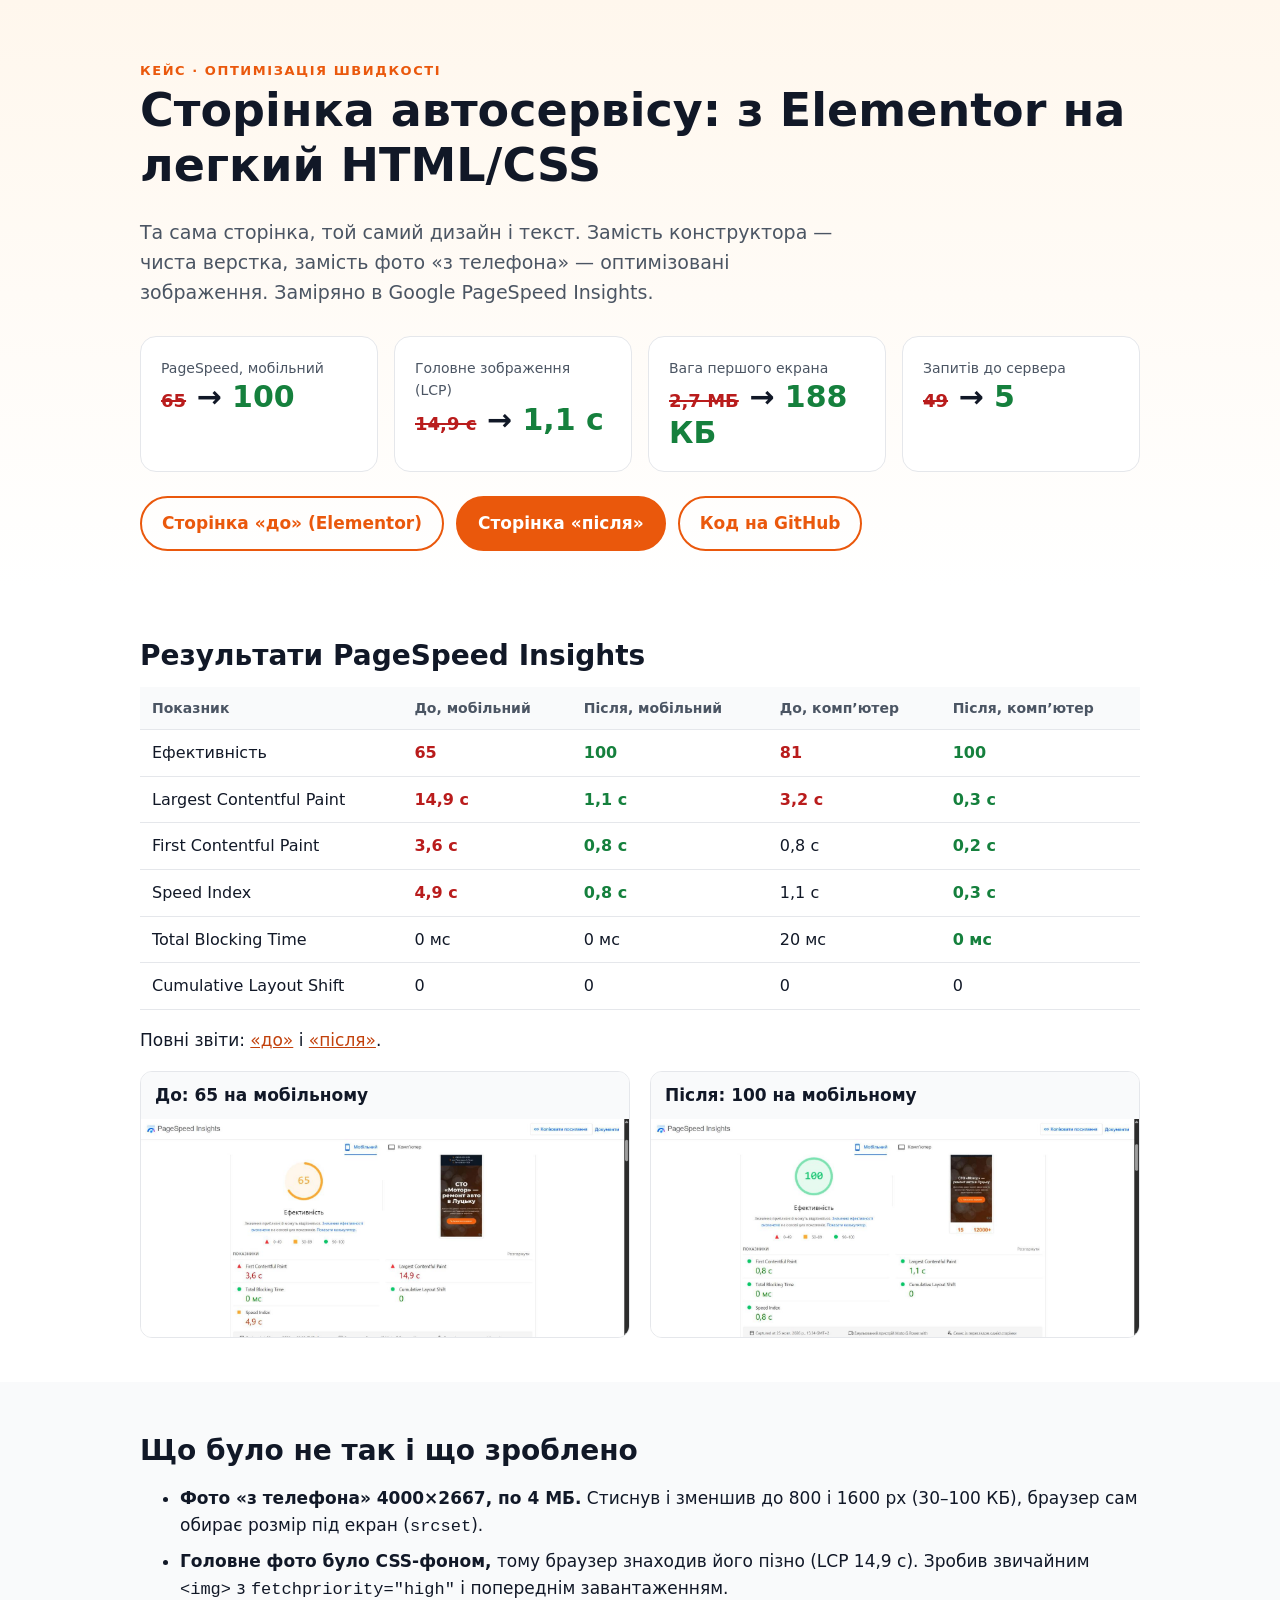
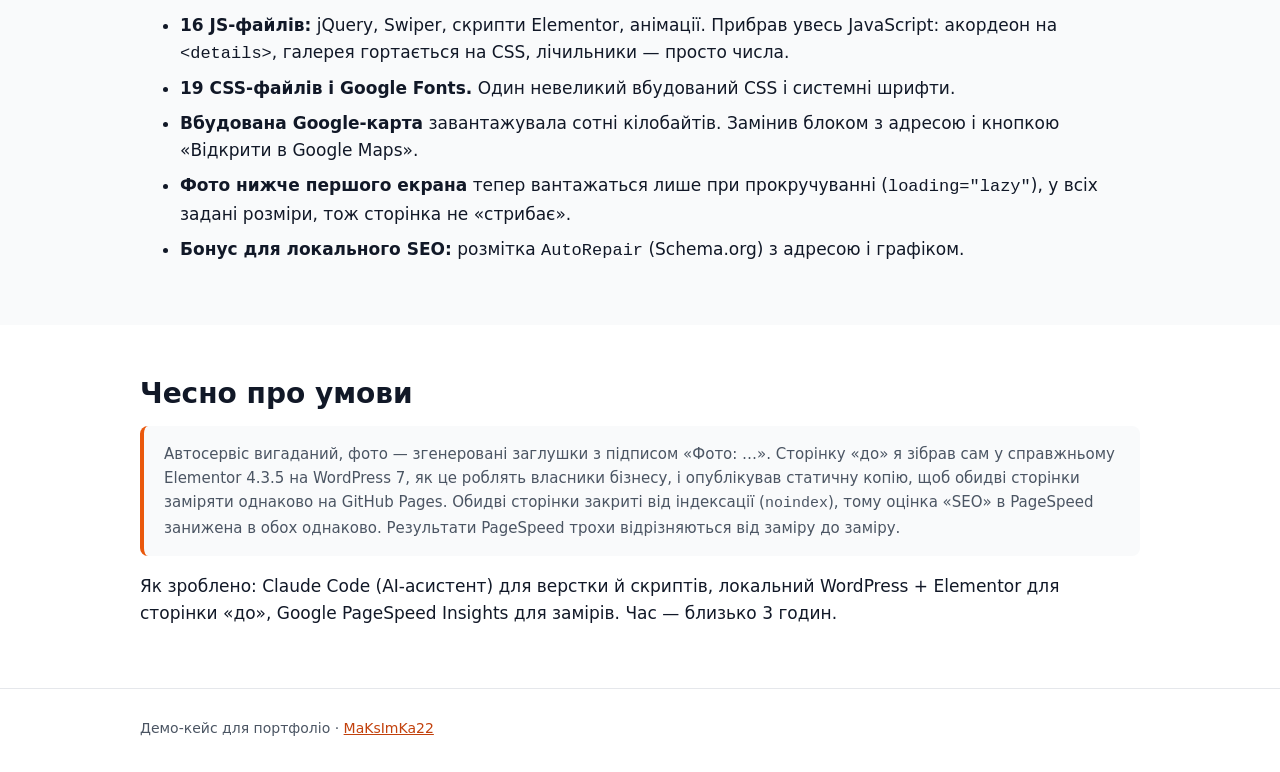
<file: index.html>
<!doctype html>
<html lang="uk">
<head>
	<meta charset="utf-8">
	<meta name="viewport" content="width=device-width, initial-scale=1">
	<title>Кейс: сторінка з Elementor → легка версія, PageSpeed 65 → 100</title>
	<meta name="description" content="Переробка сторінки автосервісу з Elementor на легкий HTML/CSS: PageSpeed на мобільному з 65 до 100, LCP з 14,9 до 1,1 с, вага з 2,7 МБ до 188 КБ.">
	<meta name="robots" content="noindex">
	<style>
		:root { --ink: #111827; --muted: #4b5563; --line: #e5e7eb; --soft: #f9fafb; --accent: #ea580c; --good: #15803d; --bad: #b91c1c; }
		*, *::before, *::after { box-sizing: border-box; }
		body { margin: 0; color: var(--ink); background: #fff; font: 400 17px/1.6 system-ui, -apple-system, "Segoe UI", Roboto, Arial, sans-serif; }
		a { color: #c2410c; }
		img { max-width: 100%; height: auto; display: block; }
		h1, h2, h3 { line-height: 1.2; margin: 0 0 .5em; }
		h1 { font-size: clamp(30px, 4.6vw, 46px); }
		h2 { font-size: 28px; margin-top: 8px; }
		.wrap { max-width: 1040px; margin: 0 auto; padding: 0 20px; }
		.hero { padding: 56px 0 36px; background: linear-gradient(180deg, #fff7ed, #fff); }
		.eyebrow { font-size: 13px; font-weight: 700; letter-spacing: .12em; text-transform: uppercase; color: var(--accent); }
		.lead { color: var(--muted); max-width: 720px; font-size: 19px; }
		.section { padding: 44px 0; }
		.big { display: grid; grid-template-columns: repeat(4, 1fr); gap: 16px; margin: 28px 0 0; padding: 0; list-style: none; }
		.big li { padding: 20px; border: 1px solid var(--line); border-radius: 16px; background: #fff; }
		.big span { display: block; color: var(--muted); font-size: 14px; }
		.big b { display: block; font-size: 30px; line-height: 1.2; }
		.big s { color: var(--bad); font-weight: 600; font-size: 18px; text-decoration-thickness: 2px; }
		.big em { font-style: normal; color: var(--good); }
		.links { display: flex; flex-wrap: wrap; gap: 12px; margin-top: 24px; }
		.btn { display: inline-block; padding: 12px 20px; border-radius: 999px; border: 2px solid var(--accent); color: var(--accent); font-weight: 700; text-decoration: none; }
		.btn-solid { background: var(--accent); color: #fff; }
		.table-wrap { overflow-x: auto; }
		table { width: 100%; border-collapse: collapse; font-size: 16px; min-width: 560px; }
		th, td { padding: 10px 12px; border-bottom: 1px solid var(--line); text-align: left; }
		th { background: var(--soft); font-size: 14px; color: var(--muted); }
		td.bad { color: var(--bad); font-weight: 600; }
		td.good { color: var(--good); font-weight: 700; }
		.shots { display: grid; grid-template-columns: 1fr 1fr; gap: 20px; }
		.shots figure { margin: 0; border: 1px solid var(--line); border-radius: 12px; overflow: hidden; }
		.shots figcaption { padding: 10px 14px; font-weight: 600; background: var(--soft); }
		ul.done li { margin-bottom: 8px; }
		.note { background: var(--soft); border-left: 4px solid var(--accent); padding: 16px 20px; border-radius: 8px; color: var(--muted); font-size: 15px; }
		footer { padding: 28px 0 40px; color: var(--muted); font-size: 14px; border-top: 1px solid var(--line); }
		@media (max-width: 760px) {
			.big { grid-template-columns: 1fr 1fr; }
			.shots { grid-template-columns: 1fr; }
		}
	</style>
</head>
<body>
	<header class="hero">
		<div class="wrap">
			<span class="eyebrow">Кейс · оптимізація швидкості</span>
			<h1>Сторінка автосервісу: з Elementor на легкий HTML/CSS</h1>
			<p class="lead">Та сама сторінка, той самий дизайн і текст. Замість конструктора — чиста верстка, замість фото «з телефона» — оптимізовані зображення. Заміряно в Google PageSpeed Insights.</p>
			<ul class="big">
				<li><span>PageSpeed, мобільний</span><b><s>65</s> → <em>100</em></b></li>
				<li><span>Головне зображення (LCP)</span><b><s>14,9 с</s> → <em>1,1 с</em></b></li>
				<li><span>Вага першого екрана</span><b><s>2,7 МБ</s> → <em>188 КБ</em></b></li>
				<li><span>Запитів до сервера</span><b><s>49</s> → <em>5</em></b></li>
			</ul>
			<div class="links">
				<a class="btn" href="before/">Сторінка «до» (Elementor)</a>
				<a class="btn btn-solid" href="after/">Сторінка «після»</a>
				<a class="btn" href="https://github.com/MaKsImKa22/sto-speed-case">Код на GitHub</a>
			</div>
		</div>
	</header>

	<main>
		<section class="section">
			<div class="wrap">
				<h2>Результати PageSpeed Insights</h2>
				<div class="table-wrap">
					<table>
						<thead>
							<tr><th>Показник</th><th>До, мобільний</th><th>Після, мобільний</th><th>До, комп’ютер</th><th>Після, комп’ютер</th></tr>
						</thead>
						<tbody>
							<tr><td>Ефективність</td><td class="bad">65</td><td class="good">100</td><td class="bad">81</td><td class="good">100</td></tr>
							<tr><td>Largest Contentful Paint</td><td class="bad">14,9 с</td><td class="good">1,1 с</td><td class="bad">3,2 с</td><td class="good">0,3 с</td></tr>
							<tr><td>First Contentful Paint</td><td class="bad">3,6 с</td><td class="good">0,8 с</td><td>0,8 с</td><td class="good">0,2 с</td></tr>
							<tr><td>Speed Index</td><td class="bad">4,9 с</td><td class="good">0,8 с</td><td>1,1 с</td><td class="good">0,3 с</td></tr>
							<tr><td>Total Blocking Time</td><td>0 мс</td><td>0 мс</td><td>20 мс</td><td class="good">0 мс</td></tr>
							<tr><td>Cumulative Layout Shift</td><td>0</td><td>0</td><td>0</td><td>0</td></tr>
						</tbody>
					</table>
				</div>
				<p>Повні звіти: <a href="https://pagespeed.web.dev/analysis/https-maksimka22-github-io-sto-speed-case-before/l5n3f2osvt">«до»</a> і <a href="https://pagespeed.web.dev/analysis/https-maksimka22-github-io-sto-speed-case-after/itbujezisg">«після»</a>.</p>

				<div class="shots">
					<figure>
						<figcaption>До: 65 на мобільному</figcaption>
						<img src="results/pagespeed-before-mobile.jpg" width="1536" height="686" alt="PageSpeed Insights сторінки «до»: 65 балів, LCP 14,9 с" loading="lazy">
					</figure>
					<figure>
						<figcaption>Після: 100 на мобільному</figcaption>
						<img src="results/pagespeed-after-mobile.jpg" width="1536" height="686" alt="PageSpeed Insights сторінки «після»: 100 балів, LCP 1,1 с" loading="lazy">
					</figure>
				</div>
			</div>
		</section>

		<section class="section" style="background:#f9fafb">
			<div class="wrap">
				<h2>Що було не так і що зроблено</h2>
				<ul class="done">
					<li><b>Фото «з телефона» 4000×2667, по 4 МБ.</b> Стиснув і зменшив до 800 і 1600 px (30–100 КБ), браузер сам обирає розмір під екран (<code>srcset</code>).</li>
					<li><b>Головне фото було CSS-фоном,</b> тому браузер знаходив його пізно (LCP 14,9 с). Зробив звичайним <code>&lt;img&gt;</code> з <code>fetchpriority="high"</code> і попереднім завантаженням.</li>
					<li><b>16 JS-файлів:</b> jQuery, Swiper, скрипти Elementor, анімації. Прибрав увесь JavaScript: акордеон на <code>&lt;details&gt;</code>, галерея гортається на CSS, лічильники — просто числа.</li>
					<li><b>19 CSS-файлів і Google Fonts.</b> Один невеликий вбудований CSS і системні шрифти.</li>
					<li><b>Вбудована Google-карта</b> завантажувала сотні кілобайтів. Замінив блоком з адресою і кнопкою «Відкрити в Google Maps».</li>
					<li><b>Фото нижче першого екрана</b> тепер вантажаться лише при прокручуванні (<code>loading="lazy"</code>), у всіх задані розміри, тож сторінка не «стрибає».</li>
					<li><b>Бонус для локального SEO:</b> розмітка <code>AutoRepair</code> (Schema.org) з адресою і графіком.</li>
				</ul>
			</div>
		</section>

		<section class="section">
			<div class="wrap">
				<h2>Чесно про умови</h2>
				<p class="note">
					Автосервіс вигаданий, фото — згенеровані заглушки з підписом «Фото: …». Сторінку «до» я зібрав сам у справжньому Elementor 4.3.5 на WordPress 7, як це роблять власники бізнесу, і опублікував статичну копію, щоб обидві сторінки заміряти однаково на GitHub Pages.
					Обидві сторінки закриті від індексації (<code>noindex</code>), тому оцінка «SEO» в PageSpeed занижена в обох однаково. Результати PageSpeed трохи відрізняються від заміру до заміру.
				</p>
				<p>Як зроблено: Claude Code (AI-асистент) для верстки й скриптів, локальний WordPress + Elementor для сторінки «до», Google PageSpeed Insights для замірів. Час — близько 3 годин.</p>
			</div>
		</section>
	</main>

	<footer>
		<div class="wrap">Демо-кейс для портфоліо · <a href="https://github.com/MaKsImKa22">MaKsImKa22</a></div>
	</footer>
</body>
</html>
</file>
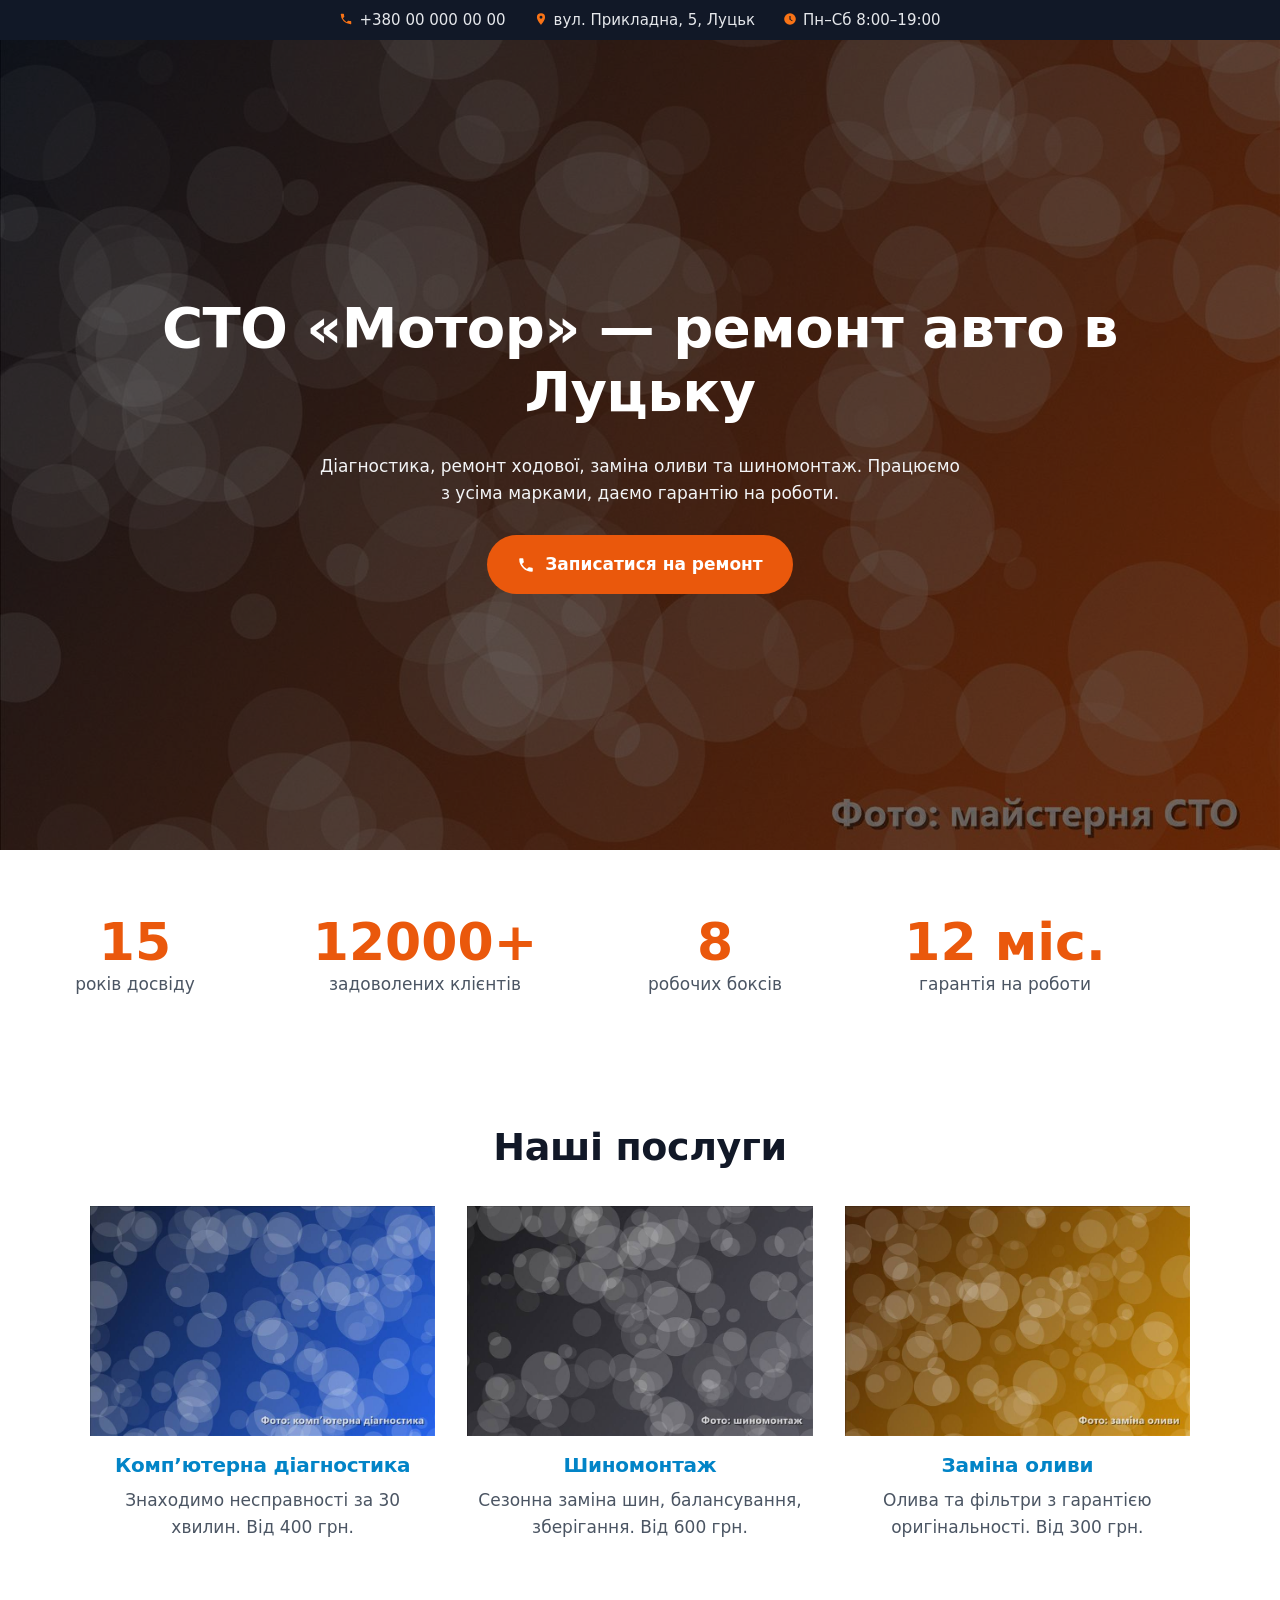
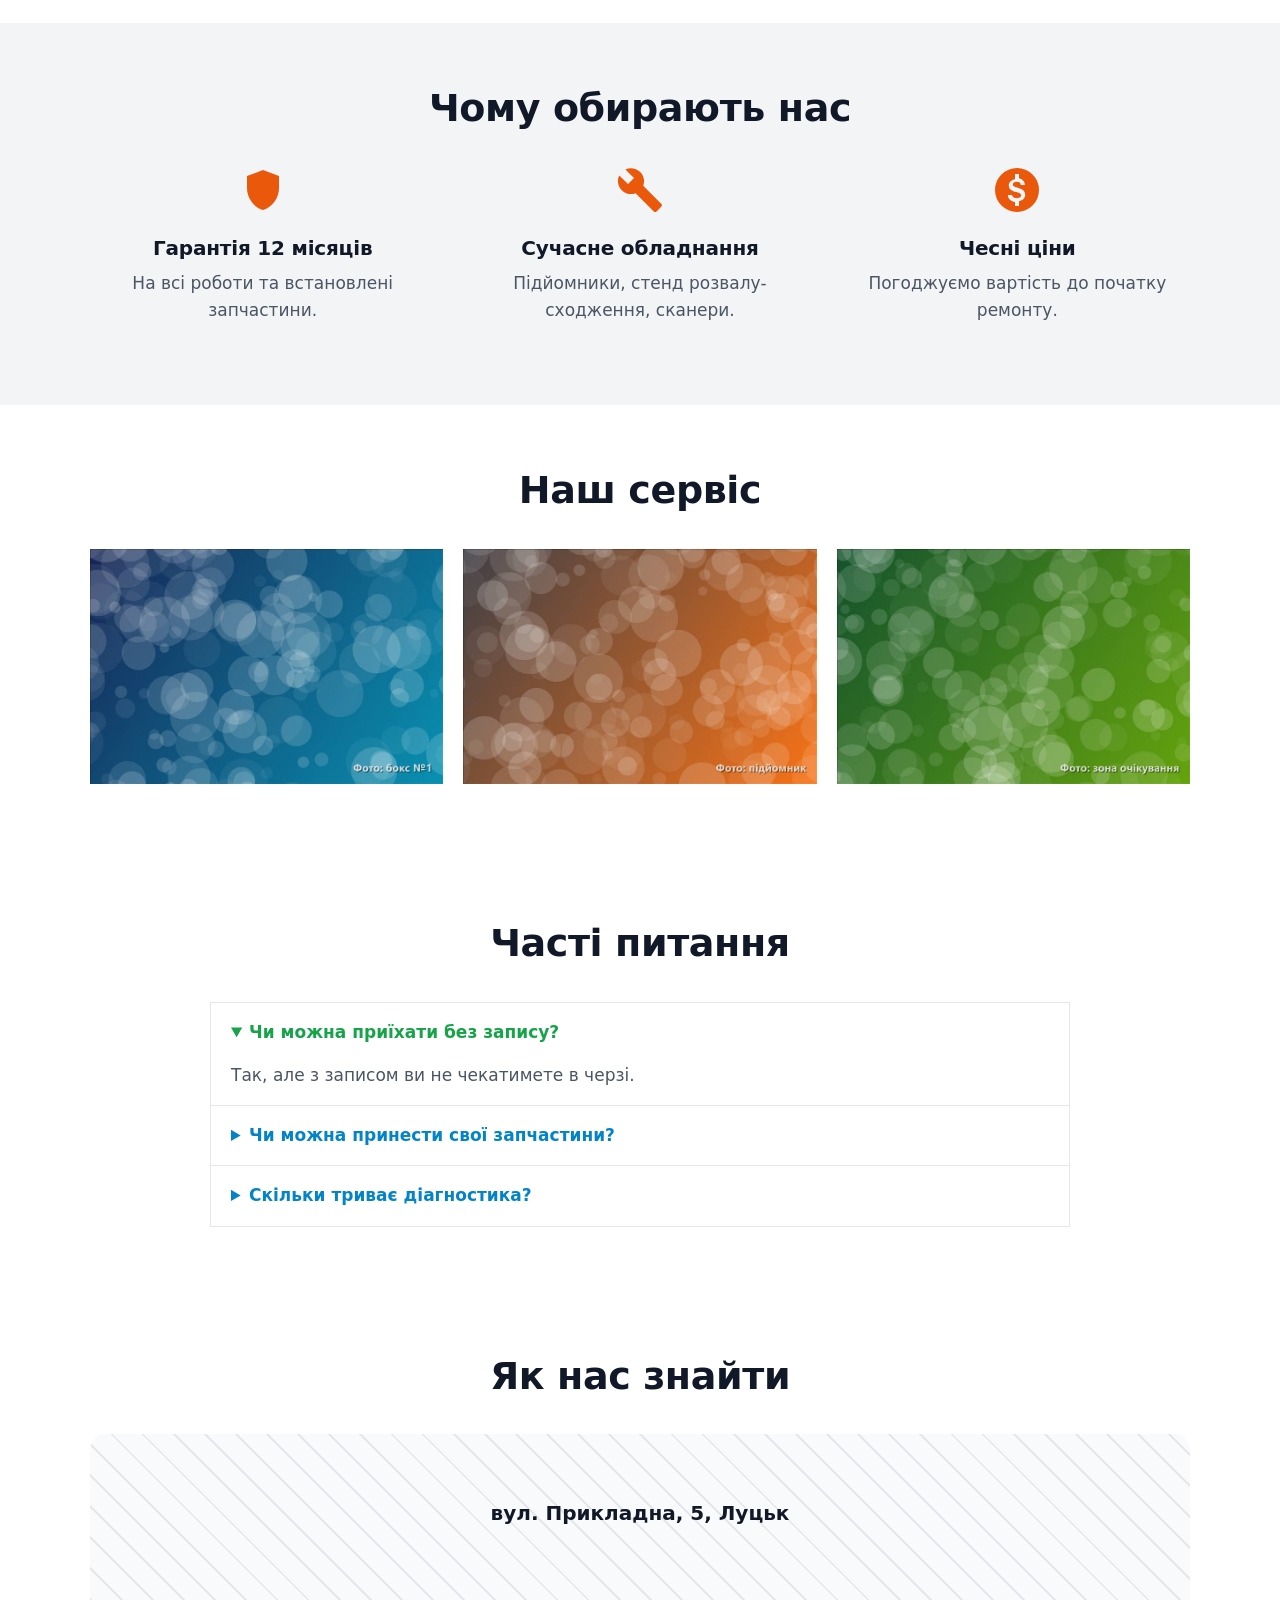
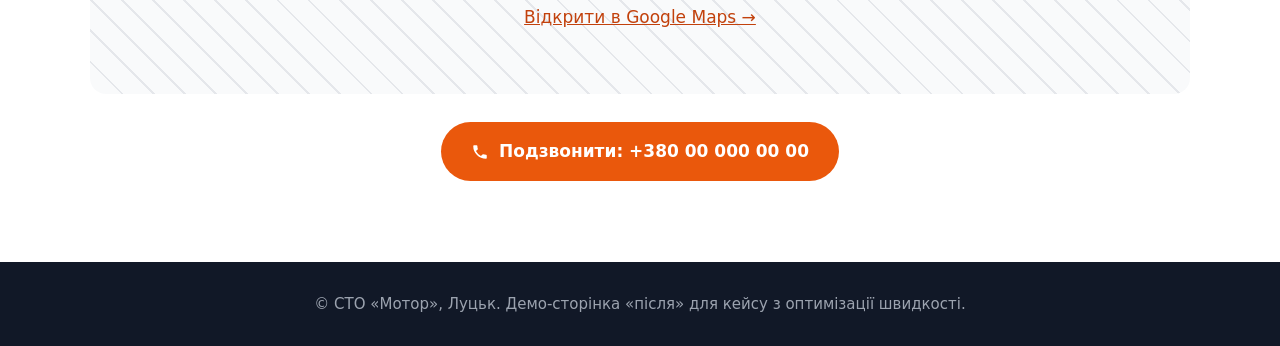
<file: after/index.html>
<!doctype html>
<html lang="uk">
<head>
	<meta charset="utf-8">
	<meta name="viewport" content="width=device-width, initial-scale=1">
	<title>СТО «Мотор» — ремонт авто в Луцьку</title>
	<meta name="description" content="Діагностика, ремонт ходової, заміна оливи та шиномонтаж у Луцьку. Працюємо з усіма марками, гарантія 12 місяців.">
	<meta name="robots" content="noindex">
	<link rel="preload" as="image" href="img/hero-800.jpg" imagesrcset="img/hero-800.jpg 800w, img/hero-1600.jpg 1600w" imagesizes="100vw" fetchpriority="high">
	<script type="application/ld+json">
	{
		"@context": "https://schema.org",
		"@type": "AutoRepair",
		"name": "СТО «Мотор»",
		"telephone": "+380 00 000 00 00",
		"address": { "@type": "PostalAddress", "streetAddress": "вул. Прикладна, 5", "addressLocality": "Луцьк", "addressCountry": "UA" },
		"openingHours": "Mo-Sa 08:00-19:00",
		"priceRange": "₴₴"
	}
	</script>
	<style>
		:root { --ink: #111827; --muted: #4b5563; --accent: #ea580c; --accent-dark: #c2410c; --soft: #f3f4f6; --dark: #111827; }
		*, *::before, *::after { box-sizing: border-box; }
		body { margin: 0; color: var(--ink); background: #fff; font: 400 17px/1.6 system-ui, -apple-system, "Segoe UI", Roboto, Arial, sans-serif; }
		img { display: block; max-width: 100%; height: auto; }
		h1, h2, h3 { line-height: 1.15; margin: 0 0 .5em; font-weight: 800; letter-spacing: -.01em; }
		h2 { font-size: clamp(28px, 4vw, 38px); text-align: center; margin-bottom: 36px; }
		h3 { font-size: 20px; }
		p { margin: 0 0 1em; }
		a { color: var(--accent-dark); }
		.wrap { max-width: 1140px; margin: 0 auto; padding: 0 20px; }
		.section { padding: 64px 0; }
		.soft { background: var(--soft); }
		.btn { display: inline-flex; align-items: center; gap: 10px; padding: 16px 30px; border-radius: 40px; background: var(--accent); color: #fff; font-weight: 700; text-decoration: none; }
		.btn:hover { background: var(--accent-dark); color: #fff; }
		.btn svg { width: 18px; height: 18px; fill: currentColor; }

		.topbar { background: var(--dark); color: #e5e7eb; font-size: 15px; }
		.topbar ul { display: flex; flex-wrap: wrap; justify-content: center; gap: 6px 28px; margin: 0; padding: 8px 20px; list-style: none; }
		.topbar svg { width: 14px; height: 14px; fill: #f97316; margin-right: 6px; vertical-align: -1px; }
		.topbar a { color: inherit; text-decoration: none; }

		.hero { position: relative; display: grid; place-items: center; min-height: 90vh; color: #fff; text-align: center; overflow: hidden; }
		.hero img { position: absolute; inset: 0; width: 100%; height: 100%; object-fit: cover; }
		.hero::after { content: ""; position: absolute; inset: 0; background: rgba(0, 0, 0, .55); }
		.hero .wrap { position: relative; z-index: 1; }
		.hero h1 { font-size: clamp(34px, 6vw, 56px); }
		.hero p { color: #f3f4f6; max-width: 640px; margin: 0 auto 28px; }

		.counters { display: grid; grid-template-columns: repeat(4, 1fr); gap: 20px; text-align: center; margin: 0; padding: 0; list-style: none; }
		.counters b { display: block; font-size: 52px; line-height: 1.1; color: var(--accent); }
		.counters span { color: var(--muted); }

		.cards { display: grid; grid-template-columns: repeat(3, 1fr); gap: 32px; text-align: center; }
		.cards img { width: 100%; aspect-ratio: 3 / 2; object-fit: cover; margin-bottom: 18px; }
		.cards h3 { color: #0284c7; font-weight: 600; }
		.cards p, .why p { color: var(--muted); }

		.why { display: grid; grid-template-columns: repeat(3, 1fr); gap: 32px; text-align: center; }
		.why svg { width: 48px; height: 48px; fill: var(--accent); margin-bottom: 14px; }

		.gallery { display: grid; grid-auto-flow: column; grid-auto-columns: calc((100% - 40px) / 3); gap: 20px; overflow-x: auto; scroll-snap-type: x mandatory; padding-bottom: 10px; }
		.gallery img { width: 100%; aspect-ratio: 3 / 2; object-fit: cover; scroll-snap-align: start; }

		.faq { max-width: 860px; margin: 0 auto; border: 1px solid #e5e7eb; }
		.faq details + details { border-top: 1px solid #e5e7eb; }
		.faq summary { padding: 16px 20px; cursor: pointer; color: #0284c7; font-weight: 600; }
		.faq details[open] summary { color: #16a34a; }
		.faq details p { padding: 0 20px 16px; margin: 0; color: var(--muted); }

		.map { display: grid; place-items: center; gap: 14px; min-height: 260px; margin-bottom: 28px; padding: 32px; text-align: center; border-radius: 16px;
			background: repeating-linear-gradient(45deg, #e5e7eb 0 2px, #f9fafb 2px 22px); }
		.map b { font-size: 20px; }
		.center { text-align: center; }

		footer { background: var(--dark); color: #9ca3af; text-align: center; padding: 30px 20px; font-size: 15px; }

		@media (max-width: 760px) {
			.counters { grid-template-columns: 1fr 1fr; }
			.cards, .why { grid-template-columns: 1fr; }
			.gallery { grid-auto-columns: 85%; }
			.section { padding: 48px 0; }
			.hero { min-height: 80vh; }
		}
	</style>
</head>
<body>
	<svg width="0" height="0" style="position:absolute" aria-hidden="true">
		<symbol id="i-phone" viewBox="0 0 24 24"><path d="M6.6 10.8a15.1 15.1 0 0 0 6.6 6.6l2.2-2.2c.3-.3.7-.4 1-.2 1.1.4 2.3.6 3.6.6.6 0 1 .4 1 1V20c0 .6-.4 1-1 1A17 17 0 0 1 3 4c0-.6.4-1 1-1h3.5c.6 0 1 .4 1 1 0 1.3.2 2.5.6 3.6.1.3 0 .7-.2 1z"/></symbol>
		<symbol id="i-pin" viewBox="0 0 24 24"><path d="M12 2a7 7 0 0 0-7 7c0 5.3 7 13 7 13s7-7.7 7-13a7 7 0 0 0-7-7zm0 9.5A2.5 2.5 0 1 1 12 6.5a2.5 2.5 0 0 1 0 5z"/></symbol>
		<symbol id="i-clock" viewBox="0 0 24 24"><path d="M12 2a10 10 0 1 0 0 20 10 10 0 0 0 0-20zm1 10.4 3.5 2.1-.8 1.3L11 13V7h2z"/></symbol>
	</svg>

	<div class="topbar">
		<ul>
			<li><a href="tel:+380000000000"><svg><use href="#i-phone"/></svg>+380 00 000 00 00</a></li>
			<li><svg><use href="#i-pin"/></svg>вул. Прикладна, 5, Луцьк</li>
			<li><svg><use href="#i-clock"/></svg>Пн–Сб 8:00–19:00</li>
		</ul>
	</div>

	<main>
		<section class="hero">
			<img src="img/hero-800.jpg" srcset="img/hero-800.jpg 800w, img/hero-1600.jpg 1600w" sizes="100vw" width="1600" height="1067" alt="" fetchpriority="high">
			<div class="wrap">
				<h1>СТО «Мотор» — ремонт авто в Луцьку</h1>
				<p>Діагностика, ремонт ходової, заміна оливи та шиномонтаж. Працюємо з усіма марками, даємо гарантію на роботи.</p>
				<a class="btn" href="tel:+380000000000"><svg><use href="#i-phone"/></svg>Записатися на ремонт</a>
			</div>
		</section>

		<section class="section">
			<ul class="wrap counters">
				<li><b>15</b><span>років досвіду</span></li>
				<li><b>12000+</b><span>задоволених клієнтів</span></li>
				<li><b>8</b><span>робочих боксів</span></li>
				<li><b>12 міс.</b><span>гарантія на роботи</span></li>
			</ul>
		</section>

		<section class="section">
			<div class="wrap">
				<h2>Наші послуги</h2>
				<div class="cards">
					<article>
						<img src="img/diagnostics-800.jpg" width="800" height="533" alt="Комп’ютерна діагностика автомобіля" loading="lazy" decoding="async">
						<h3>Комп’ютерна діагностика</h3>
						<p>Знаходимо несправності за 30 хвилин. Від 400 грн.</p>
					</article>
					<article>
						<img src="img/tires-800.jpg" width="800" height="533" alt="Шиномонтаж" loading="lazy" decoding="async">
						<h3>Шиномонтаж</h3>
						<p>Сезонна заміна шин, балансування, зберігання. Від 600 грн.</p>
					</article>
					<article>
						<img src="img/oil-800.jpg" width="800" height="533" alt="Заміна оливи" loading="lazy" decoding="async">
						<h3>Заміна оливи</h3>
						<p>Олива та фільтри з гарантією оригінальності. Від 300 грн.</p>
					</article>
				</div>
			</div>
		</section>

		<section class="section soft">
			<div class="wrap">
				<h2>Чому обирають нас</h2>
				<div class="why">
					<div>
						<svg viewBox="0 0 24 24" aria-hidden="true"><path d="M12 2 4 5v6c0 5 3.4 9.7 8 11 4.6-1.3 8-6 8-11V5z"/></svg>
						<h3>Гарантія 12 місяців</h3>
						<p>На всі роботи та встановлені запчастини.</p>
					</div>
					<div>
						<svg viewBox="0 0 24 24" aria-hidden="true"><path d="M22.7 19 13.6 9.9c.9-2.3.4-5-1.5-6.9-2-2-5-2.4-7.4-1.3L9 6 6 9 1.6 4.7C.4 7.1.9 10.1 2.9 12.1c1.9 1.9 4.6 2.4 6.9 1.5l9.1 9.1c.4.4 1 .4 1.4 0l2.3-2.3c.5-.4.5-1.1.1-1.4z"/></svg>
						<h3>Сучасне обладнання</h3>
						<p>Підйомники, стенд розвалу-сходження, сканери.</p>
					</div>
					<div>
						<svg viewBox="0 0 24 24" aria-hidden="true"><path d="M12 1a11 11 0 1 0 0 22 11 11 0 0 0 0-22zm1 17v2h-2v-2c-2-.3-3.5-1.6-3.6-3.5h2.1c.1 1 1 1.6 2.5 1.6 1.6 0 2.1-.8 2.1-1.3 0-.7-.4-1.3-2.4-1.8-2.3-.5-3.8-1.4-3.8-3.3 0-1.6 1.3-2.7 3.1-3.1V4h2v2.1c1.9.4 2.9 1.9 3 3.4h-2.1c-.1-1-.6-1.6-2-1.6-1.3 0-2 .6-2 1.4 0 .7.5 1.1 2.4 1.6s3.8 1.3 3.8 3.5c0 1.6-1.2 2.9-3.1 3.2z"/></svg>
						<h3>Чесні ціни</h3>
						<p>Погоджуємо вартість до початку ремонту.</p>
					</div>
				</div>
			</div>
		</section>

		<section class="section">
			<div class="wrap">
				<h2>Наш сервіс</h2>
				<div class="gallery" tabindex="0" aria-label="Фото сервісу, гортайте вбік">
					<img src="img/gallery-1-800.jpg" width="800" height="533" alt="Бокс №1" loading="lazy" decoding="async">
					<img src="img/gallery-2-800.jpg" width="800" height="533" alt="Підйомник" loading="lazy" decoding="async">
					<img src="img/gallery-3-800.jpg" width="800" height="533" alt="Зона очікування" loading="lazy" decoding="async">
					<img src="img/hero-800.jpg" width="800" height="533" alt="Майстерня" loading="lazy" decoding="async">
				</div>
			</div>
		</section>

		<section class="section">
			<div class="wrap">
				<h2>Часті питання</h2>
				<div class="faq">
					<details open><summary>Чи можна приїхати без запису?</summary><p>Так, але з записом ви не чекатимете в черзі.</p></details>
					<details><summary>Чи можна принести свої запчастини?</summary><p>Так, але гарантія тоді діє лише на роботу.</p></details>
					<details><summary>Скільки триває діагностика?</summary><p>Комп’ютерна діагностика — близько 30 хвилин.</p></details>
				</div>
			</div>
		</section>

		<section class="section">
			<div class="wrap">
				<h2>Як нас знайти</h2>
				<div class="map">
					<b>вул. Прикладна, 5, Луцьк</b>
					<a href="https://www.google.com/maps/search/?api=1&amp;query=%D0%9B%D1%83%D1%86%D1%8C%D0%BA" target="_blank" rel="noopener">Відкрити в Google Maps →</a>
				</div>
				<p class="center"><a class="btn" href="tel:+380000000000"><svg><use href="#i-phone"/></svg>Подзвонити: +380 00 000 00 00</a></p>
			</div>
		</section>
	</main>

	<footer>© СТО «Мотор», Луцьк. Демо-сторінка «після» для кейсу з оптимізації швидкості.</footer>
</body>
</html>
</file>
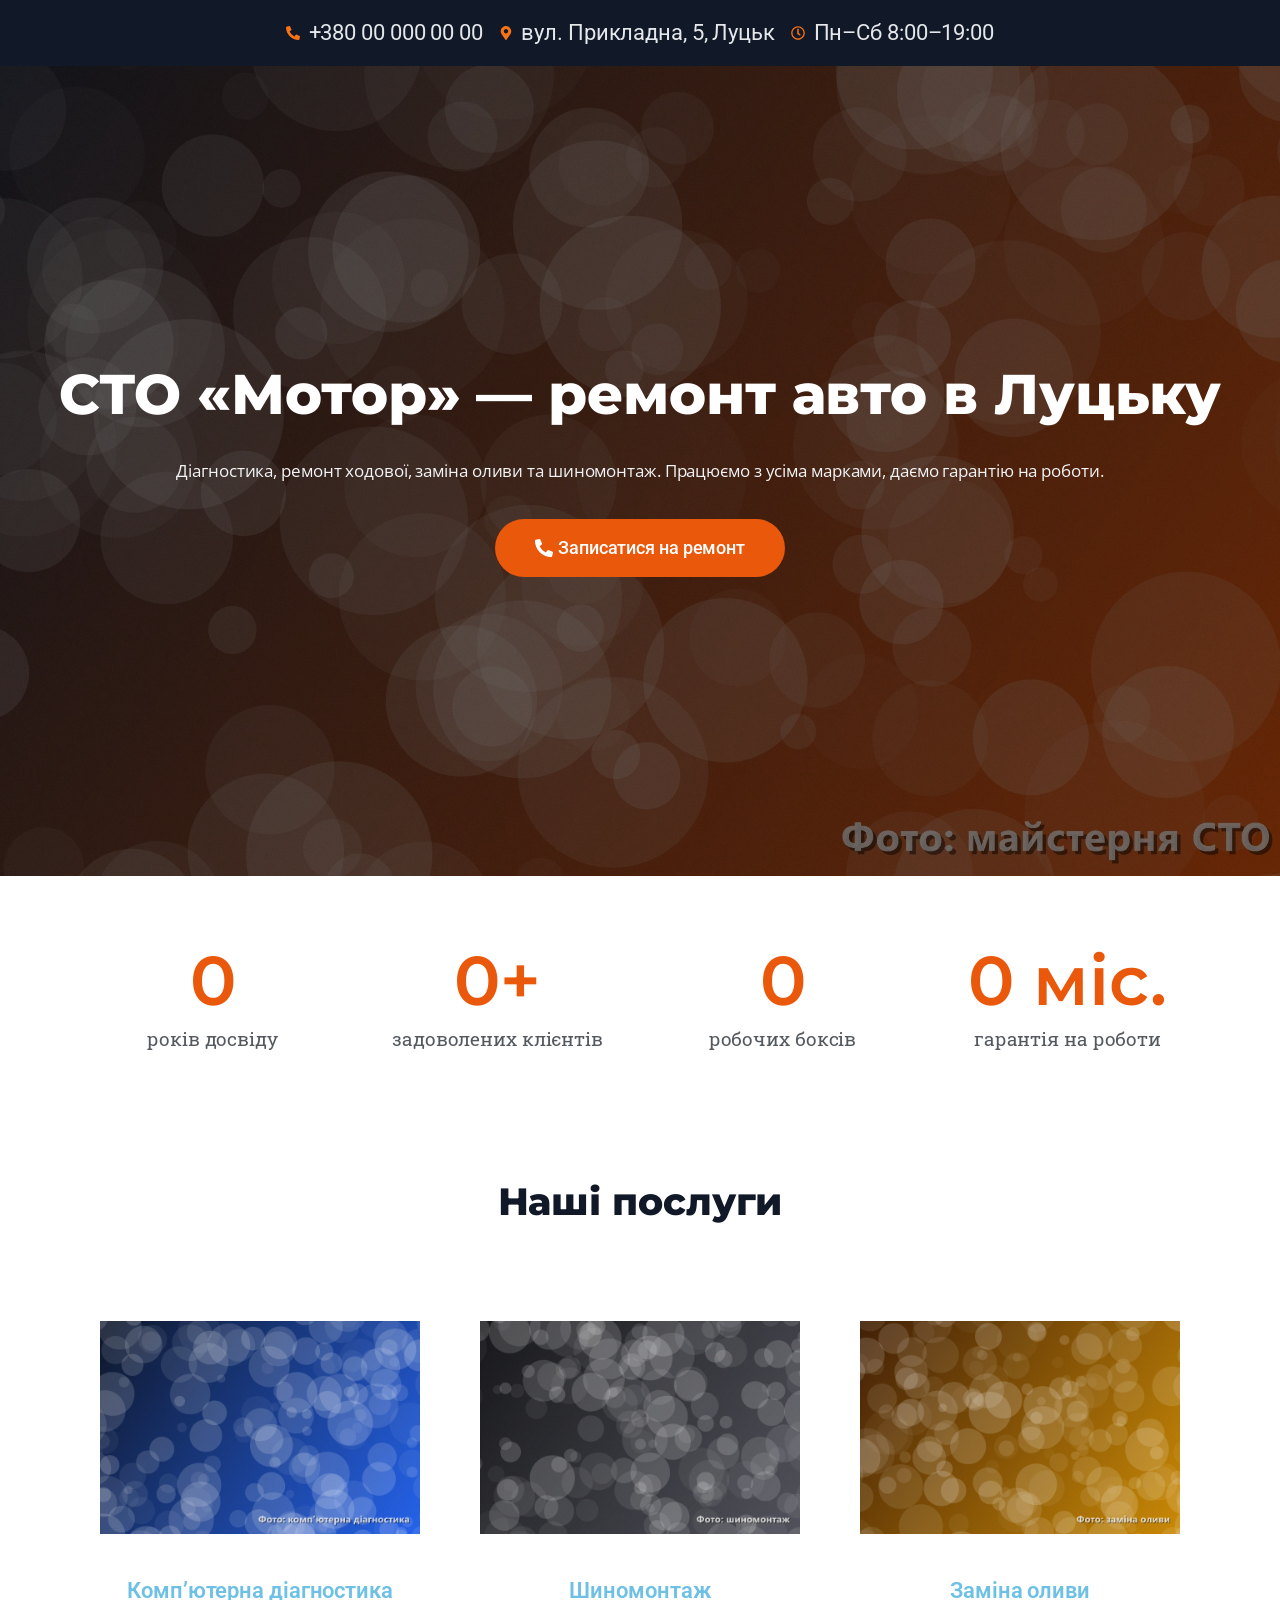
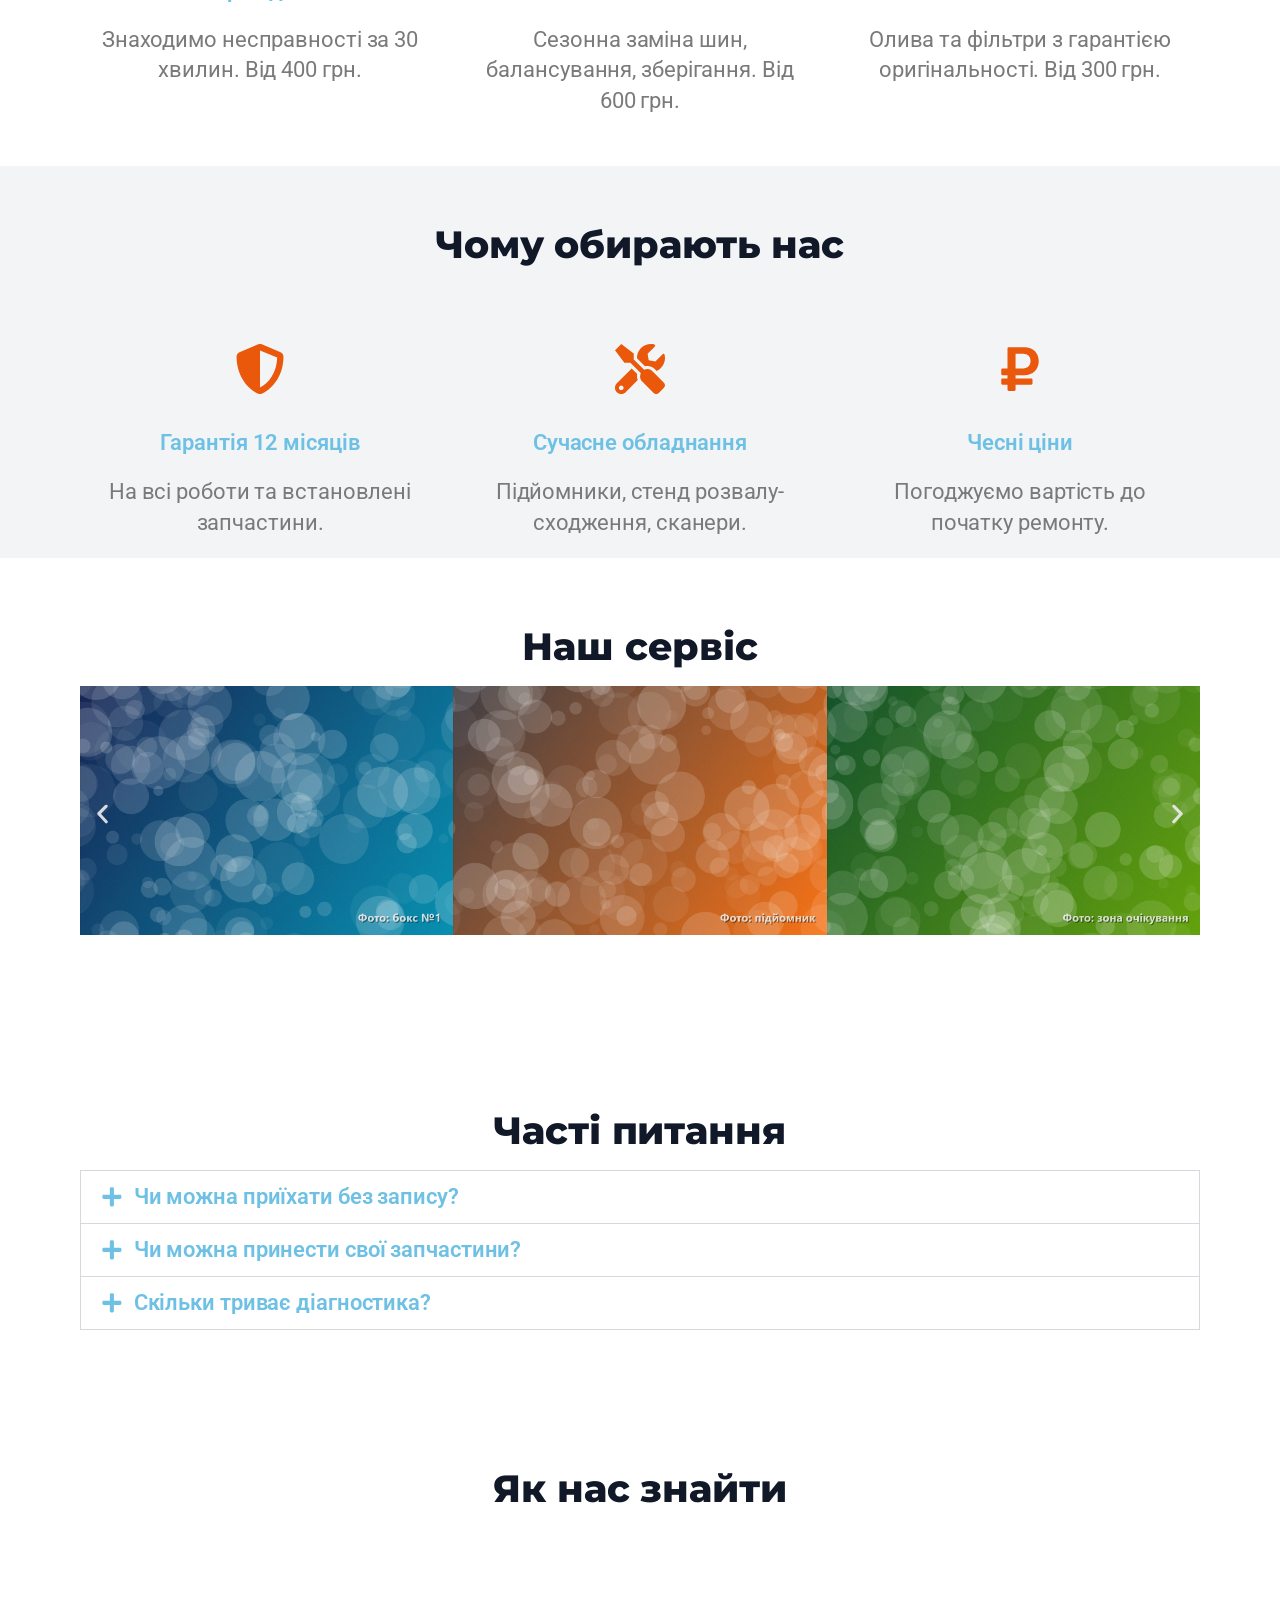
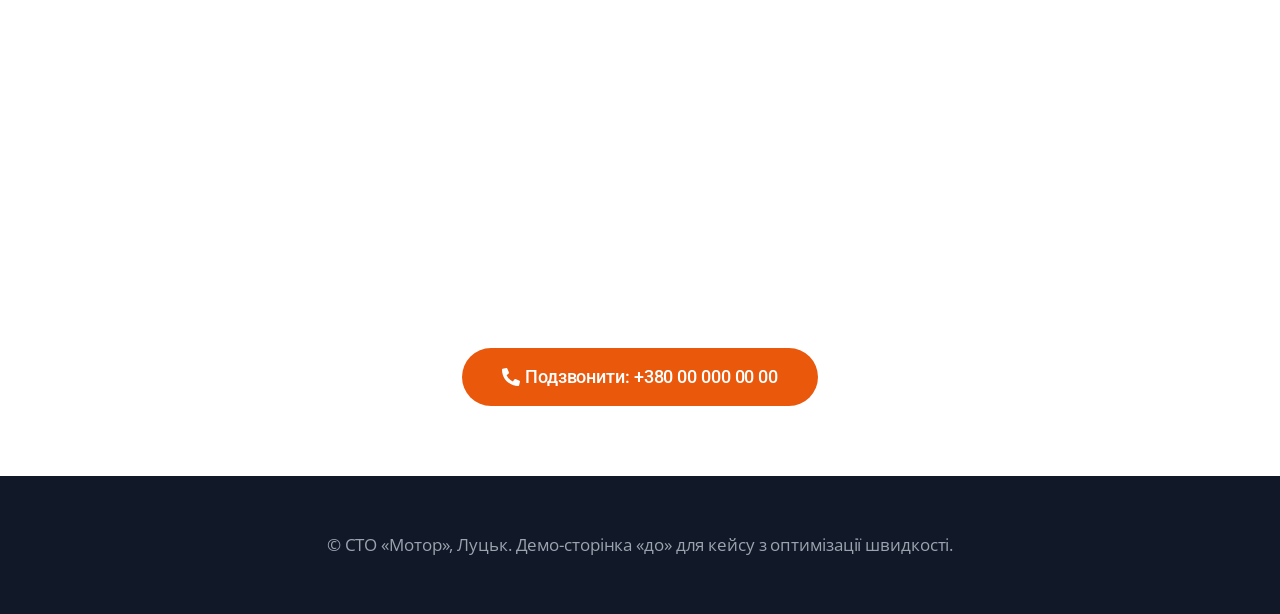
<file: before/index.html>
<!DOCTYPE html>
<html lang="uk">
<head>
	<meta charset="UTF-8">
			<title>СТО «Мотор» Луцьк</title>
		<meta name="viewport" content="width=device-width, initial-scale=1" />
<meta name='robots' content='noindex, nofollow' />
<title>СТО «Мотор» Луцьк</title>
<link rel="alternate" type="application/rss+xml" title="СТО «Мотор» Луцьк &raquo; стрічка" href="https://maksimka22.github.io/sto-speed-case/before/feed/" />
<link rel="alternate" type="application/rss+xml" title="СТО «Мотор» Луцьк &raquo; Канал коментарів" href="https://maksimka22.github.io/sto-speed-case/before/comments/feed/" />
<link rel="alternate" title="oEmbed (JSON)" type="application/json+oembed" href="https://maksimka22.github.io/sto-speed-case/before/wp-json/oembed/1.0/embed?url=http%3A%2F%2Flocalhost%3A8081%2F" />
<link rel="alternate" title="oEmbed (XML)" type="text/xml+oembed" href="https://maksimka22.github.io/sto-speed-case/before/wp-json/oembed/1.0/embed?url=http%3A%2F%2Flocalhost%3A8081%2F&#038;format=xml" />
<style id="wp-img-auto-sizes-contain-inline-css">
img:is([sizes=auto i],[sizes^="auto," i]){contain-intrinsic-size:3000px 1500px}
/*# sourceURL=wp-img-auto-sizes-contain-inline-css */
</style>
<style id="wp-emoji-styles-inline-css">

	img.wp-smiley, img.emoji {
		display: inline !important;
		border: none !important;
		box-shadow: none !important;
		height: 1em !important;
		width: 1em !important;
		margin: 0 0.07em !important;
		vertical-align: -0.1em !important;
		background: none !important;
		padding: 0 !important;
	}
/*# sourceURL=wp-emoji-styles-inline-css */
</style>
<style id="wp-block-library-inline-css">
:root{--wp-block-synced-color:#7a00df;--wp-block-synced-color--rgb:122,0,223;--wp-bound-block-color:var(--wp-block-synced-color);--wp-editor-canvas-background:#ddd;--wp-admin-theme-color:#007cba;--wp-admin-theme-color--rgb:0,124,186;--wp-admin-theme-color-darker-10:#006ba1;--wp-admin-theme-color-darker-10--rgb:0,107,160.5;--wp-admin-theme-color-darker-20:#005a87;--wp-admin-theme-color-darker-20--rgb:0,90,135;--wp-admin-border-width-focus:2px}@media (min-resolution:192dpi){:root{--wp-admin-border-width-focus:1.5px}}.wp-element-button{cursor:pointer}:root .has-very-light-gray-background-color{background-color:#eee}:root .has-very-dark-gray-background-color{background-color:#313131}:root .has-very-light-gray-color{color:#eee}:root .has-very-dark-gray-color{color:#313131}:root .has-vivid-green-cyan-to-vivid-cyan-blue-gradient-background{background:linear-gradient(135deg,#00d084,#0693e3)}:root .has-purple-crush-gradient-background{background:linear-gradient(135deg,#34e2e4,#4721fb 50%,#ab1dfe)}:root .has-hazy-dawn-gradient-background{background:linear-gradient(135deg,#faaca8,#dad0ec)}:root .has-subdued-olive-gradient-background{background:linear-gradient(135deg,#fafae1,#67a671)}:root .has-atomic-cream-gradient-background{background:linear-gradient(135deg,#fdd79a,#004a59)}:root .has-nightshade-gradient-background{background:linear-gradient(135deg,#330968,#31cdcf)}:root .has-midnight-gradient-background{background:linear-gradient(135deg,#020381,#2874fc)}:root{--wp--preset--font-size--normal:16px;--wp--preset--font-size--huge:42px}.has-regular-font-size{font-size:1em}.has-larger-font-size{font-size:2.625em}.has-normal-font-size{font-size:var(--wp--preset--font-size--normal)}.has-huge-font-size{font-size:var(--wp--preset--font-size--huge)}:root .has-text-align-center{text-align:center}:root .has-text-align-left{text-align:left}:root .has-text-align-right{text-align:right}.has-fit-text{white-space:nowrap!important}#end-resizable-editor-section{display:none}.aligncenter{clear:both}.items-justified-left{justify-content:flex-start}.items-justified-center{justify-content:center}.items-justified-right{justify-content:flex-end}.items-justified-space-between{justify-content:space-between}.screen-reader-text{word-wrap:normal!important;border:0;clip-path:inset(50%);height:1px;margin:-1px;overflow:hidden;padding:0;position:absolute;width:1px}.screen-reader-text:focus{background-color:#ddd;clip-path:none;color:#444;display:block;font-size:1em;height:auto;left:5px;line-height:normal;padding:15px 23px 14px;text-decoration:none;top:5px;width:auto;z-index:100000}html :where(.has-border-color){border-style:solid}html :where([style*=border-color]){border-style:solid}html :where([style*=border-top-color]){border-top-style:solid}html :where([style*=border-right-color]){border-right-style:solid}html :where([style*=border-bottom-color]){border-bottom-style:solid}html :where([style*=border-left-color]){border-left-style:solid}html :where([style*=border-width]){border-style:solid}html :where([style*=border-top-width]){border-top-style:solid}html :where([style*=border-right-width]){border-right-style:solid}html :where([style*=border-bottom-width]){border-bottom-style:solid}html :where([style*=border-left-width]){border-left-style:solid}html :where(img[class*=wp-image-]){height:auto;max-width:100%}:where(figure){margin:0 0 1em}html :where(.is-position-sticky){--wp-admin--admin-bar--position-offset:var(--wp-admin--admin-bar--height,0px)}@media screen and (max-width:600px){html :where(.is-position-sticky){--wp-admin--admin-bar--position-offset:0px}}
/*# sourceURL=/wp-includes/css/dist/block-library/common.min.css */
</style>
<style id="global-styles-inline-css">
:root{--wp--preset--aspect-ratio--square: 1;--wp--preset--aspect-ratio--4-3: 4/3;--wp--preset--aspect-ratio--3-4: 3/4;--wp--preset--aspect-ratio--3-2: 3/2;--wp--preset--aspect-ratio--2-3: 2/3;--wp--preset--aspect-ratio--16-9: 16/9;--wp--preset--aspect-ratio--9-16: 9/16;--wp--preset--color--black: #000000;--wp--preset--color--cyan-bluish-gray: #abb8c3;--wp--preset--color--white: #ffffff;--wp--preset--color--pale-pink: #f78da7;--wp--preset--color--vivid-red: #cf2e2e;--wp--preset--color--luminous-vivid-orange: #ff6900;--wp--preset--color--luminous-vivid-amber: #fcb900;--wp--preset--color--light-green-cyan: #7bdcb5;--wp--preset--color--vivid-green-cyan: #00d084;--wp--preset--color--pale-cyan-blue: #8ed1fc;--wp--preset--color--vivid-cyan-blue: #0693e3;--wp--preset--color--vivid-purple: #9b51e0;--wp--preset--color--base: #FFFFFF;--wp--preset--color--contrast: #111111;--wp--preset--color--accent-1: #FFEE58;--wp--preset--color--accent-2: #F6CFF4;--wp--preset--color--accent-3: #503AA8;--wp--preset--color--accent-4: #686868;--wp--preset--color--accent-5: #FBFAF3;--wp--preset--color--accent-6: color-mix(in srgb, currentColor 20%, transparent);--wp--preset--gradient--vivid-cyan-blue-to-vivid-purple: linear-gradient(135deg,rgb(6,147,227) 0%,rgb(155,81,224) 100%);--wp--preset--gradient--light-green-cyan-to-vivid-green-cyan: linear-gradient(135deg,rgb(122,220,180) 0%,rgb(0,208,130) 100%);--wp--preset--gradient--luminous-vivid-amber-to-luminous-vivid-orange: linear-gradient(135deg,rgb(252,185,0) 0%,rgb(255,105,0) 100%);--wp--preset--gradient--luminous-vivid-orange-to-vivid-red: linear-gradient(135deg,rgb(255,105,0) 0%,rgb(207,46,46) 100%);--wp--preset--gradient--very-light-gray-to-cyan-bluish-gray: linear-gradient(135deg,rgb(238,238,238) 0%,rgb(169,184,195) 100%);--wp--preset--gradient--cool-to-warm-spectrum: linear-gradient(135deg,rgb(74,234,220) 0%,rgb(151,120,209) 20%,rgb(207,42,186) 40%,rgb(238,44,130) 60%,rgb(251,105,98) 80%,rgb(254,248,76) 100%);--wp--preset--gradient--blush-light-purple: linear-gradient(135deg,rgb(255,206,236) 0%,rgb(152,150,240) 100%);--wp--preset--gradient--blush-bordeaux: linear-gradient(135deg,rgb(254,205,165) 0%,rgb(254,45,45) 50%,rgb(107,0,62) 100%);--wp--preset--gradient--luminous-dusk: linear-gradient(135deg,rgb(255,203,112) 0%,rgb(199,81,192) 50%,rgb(65,88,208) 100%);--wp--preset--gradient--pale-ocean: linear-gradient(135deg,rgb(255,245,203) 0%,rgb(182,227,212) 50%,rgb(51,167,181) 100%);--wp--preset--gradient--electric-grass: linear-gradient(135deg,rgb(202,248,128) 0%,rgb(113,206,126) 100%);--wp--preset--gradient--midnight: linear-gradient(135deg,rgb(2,3,129) 0%,rgb(40,116,252) 100%);--wp--preset--font-size--small: 0.875rem;--wp--preset--font-size--medium: clamp(1rem, 1rem + ((1vw - 0.2rem) * 0.196), 1.125rem);--wp--preset--font-size--large: clamp(1.125rem, 1.125rem + ((1vw - 0.2rem) * 0.392), 1.375rem);--wp--preset--font-size--x-large: clamp(1.75rem, 1.75rem + ((1vw - 0.2rem) * 0.392), 2rem);--wp--preset--font-size--xx-large: clamp(2.15rem, 2.15rem + ((1vw - 0.2rem) * 1.333), 3rem);--wp--preset--font-family--manrope: Manrope, sans-serif;--wp--preset--font-family--fira-code: "Fira Code", monospace;--wp--preset--spacing--20: 10px;--wp--preset--spacing--30: 20px;--wp--preset--spacing--40: 30px;--wp--preset--spacing--50: clamp(30px, 5vw, 50px);--wp--preset--spacing--60: clamp(30px, 7vw, 70px);--wp--preset--spacing--70: clamp(50px, 7vw, 90px);--wp--preset--spacing--80: clamp(70px, 10vw, 140px);--wp--preset--shadow--natural: 6px 6px 9px rgba(0, 0, 0, 0.2);--wp--preset--shadow--deep: 12px 12px 50px rgba(0, 0, 0, 0.4);--wp--preset--shadow--sharp: 6px 6px 0px rgba(0, 0, 0, 0.2);--wp--preset--shadow--outlined: 6px 6px 0px -3px rgb(255, 255, 255), 6px 6px rgb(0, 0, 0);--wp--preset--shadow--crisp: 6px 6px 0px rgb(0, 0, 0);}:root { --wp--style--global--content-size: 645px;--wp--style--global--wide-size: 1340px; }:where(body) { margin: 0; }.wp-site-blocks { padding-top: var(--wp--style--root--padding-top); padding-bottom: var(--wp--style--root--padding-bottom); }.has-global-padding { padding-right: var(--wp--style--root--padding-right); padding-left: var(--wp--style--root--padding-left); }.has-global-padding > .alignfull { margin-right: calc(var(--wp--style--root--padding-right) * -1); margin-left: calc(var(--wp--style--root--padding-left) * -1); }.has-global-padding :where(:not(.alignfull.is-layout-flow) > .has-global-padding:not(.wp-block-block, .alignfull)) { padding-right: 0; padding-left: 0; }.has-global-padding :where(:not(.alignfull.is-layout-flow) > .has-global-padding:not(.wp-block-block, .alignfull)) > .alignfull { margin-left: 0; margin-right: 0; }.wp-site-blocks > .alignleft { float: left; margin-right: 2em; }.wp-site-blocks > .alignright { float: right; margin-left: 2em; }.wp-site-blocks > .aligncenter { justify-content: center; margin-left: auto; margin-right: auto; }:where(.wp-site-blocks) > * { margin-block-start: 1.2rem; margin-block-end: 0; }:where(.wp-site-blocks) > :first-child { margin-block-start: 0; }:where(.wp-site-blocks) > :last-child { margin-block-end: 0; }:root { --wp--style--block-gap: 1.2rem; }:root :where(.is-layout-flow) > :first-child{margin-block-start: 0;}:root :where(.is-layout-flow) > :last-child{margin-block-end: 0;}:root :where(.is-layout-flow) > *{margin-block-start: 1.2rem;margin-block-end: 0;}:root :where(.is-layout-constrained) > :first-child{margin-block-start: 0;}:root :where(.is-layout-constrained) > :last-child{margin-block-end: 0;}:root :where(.is-layout-constrained) > *{margin-block-start: 1.2rem;margin-block-end: 0;}:root :where(.is-layout-flex){gap: 1.2rem;}:root :where(.is-layout-grid){gap: 1.2rem;}.is-layout-flow > .alignleft{float: left;margin-inline-start: 0;margin-inline-end: 2em;}.is-layout-flow > .alignright{float: right;margin-inline-start: 2em;margin-inline-end: 0;}.is-layout-flow > .aligncenter{margin-left: auto !important;margin-right: auto !important;}.is-layout-constrained > .alignleft{float: left;margin-inline-start: 0;margin-inline-end: 2em;}.is-layout-constrained > .alignright{float: right;margin-inline-start: 2em;margin-inline-end: 0;}.is-layout-constrained > .aligncenter{margin-left: auto !important;margin-right: auto !important;}.is-layout-constrained > :where(:not(.alignleft):not(.alignright):not(.alignfull)){max-width: var(--wp--style--global--content-size);margin-left: auto !important;margin-right: auto !important;}.is-layout-constrained > .alignwide{max-width: var(--wp--style--global--wide-size);}body .is-layout-flex{display: flex;}.is-layout-flex{flex-wrap: wrap;align-items: center;}.is-layout-flex > :is(*, div){margin: 0;}body .is-layout-grid{display: grid;}.is-layout-grid > :is(*, div){margin: 0;}body{background-color: var(--wp--preset--color--base);color: var(--wp--preset--color--contrast);font-family: var(--wp--preset--font-family--manrope);font-size: var(--wp--preset--font-size--large);font-weight: 300;letter-spacing: -0.1px;line-height: 1.4;--wp--style--root--padding-top: 0px;--wp--style--root--padding-right: var(--wp--preset--spacing--50);--wp--style--root--padding-bottom: 0px;--wp--style--root--padding-left: var(--wp--preset--spacing--50);}a:where(:not(.wp-element-button)){color: currentColor;}:root :where(a:where(:not(.wp-element-button)):hover){text-decoration: none;}h1, h2, h3, h4, h5, h6{font-weight: 400;letter-spacing: -0.1px;line-height: 1.125;}h1{font-size: var(--wp--preset--font-size--xx-large);}h2{font-size: var(--wp--preset--font-size--x-large);}h3{font-size: var(--wp--preset--font-size--large);}h4{font-size: var(--wp--preset--font-size--medium);}h5{font-size: var(--wp--preset--font-size--small);letter-spacing: 0.5px;}h6{font-size: var(--wp--preset--font-size--small);font-weight: 700;letter-spacing: 1.4px;text-transform: uppercase;}:root :where(.wp-element-button, .wp-block-button__link){background-color: var(--wp--preset--color--contrast);border-width: 0;color: var(--wp--preset--color--base);font-family: inherit;font-size: var(--wp--preset--font-size--medium);font-style: inherit;font-weight: inherit;letter-spacing: inherit;line-height: inherit;padding-top: 1rem;padding-right: 2.25rem;padding-bottom: 1rem;padding-left: 2.25rem;text-decoration: none;text-transform: inherit;}:root :where(.wp-element-button:hover, .wp-block-button__link:hover){background-color: color-mix(in srgb, var(--wp--preset--color--contrast) 85%, transparent);border-color: transparent;color: var(--wp--preset--color--base);}:root :where(.wp-element-button:focus, .wp-block-button__link:focus){outline-color: var(--wp--preset--color--accent-4);outline-offset: 2px;}:root :where(.wp-element-caption, .wp-block-audio figcaption, .wp-block-embed figcaption, .wp-block-gallery figcaption, .wp-block-image figcaption, .wp-block-table figcaption, .wp-block-video figcaption){font-size: var(--wp--preset--font-size--small);line-height: 1.4;}.has-black-color{color: var(--wp--preset--color--black) !important;}.has-cyan-bluish-gray-color{color: var(--wp--preset--color--cyan-bluish-gray) !important;}.has-white-color{color: var(--wp--preset--color--white) !important;}.has-pale-pink-color{color: var(--wp--preset--color--pale-pink) !important;}.has-vivid-red-color{color: var(--wp--preset--color--vivid-red) !important;}.has-luminous-vivid-orange-color{color: var(--wp--preset--color--luminous-vivid-orange) !important;}.has-luminous-vivid-amber-color{color: var(--wp--preset--color--luminous-vivid-amber) !important;}.has-light-green-cyan-color{color: var(--wp--preset--color--light-green-cyan) !important;}.has-vivid-green-cyan-color{color: var(--wp--preset--color--vivid-green-cyan) !important;}.has-pale-cyan-blue-color{color: var(--wp--preset--color--pale-cyan-blue) !important;}.has-vivid-cyan-blue-color{color: var(--wp--preset--color--vivid-cyan-blue) !important;}.has-vivid-purple-color{color: var(--wp--preset--color--vivid-purple) !important;}.has-base-color{color: var(--wp--preset--color--base) !important;}.has-contrast-color{color: var(--wp--preset--color--contrast) !important;}.has-accent-1-color{color: var(--wp--preset--color--accent-1) !important;}.has-accent-2-color{color: var(--wp--preset--color--accent-2) !important;}.has-accent-3-color{color: var(--wp--preset--color--accent-3) !important;}.has-accent-4-color{color: var(--wp--preset--color--accent-4) !important;}.has-accent-5-color{color: var(--wp--preset--color--accent-5) !important;}.has-accent-6-color{color: var(--wp--preset--color--accent-6) !important;}.has-black-background-color{background-color: var(--wp--preset--color--black) !important;}.has-cyan-bluish-gray-background-color{background-color: var(--wp--preset--color--cyan-bluish-gray) !important;}.has-white-background-color{background-color: var(--wp--preset--color--white) !important;}.has-pale-pink-background-color{background-color: var(--wp--preset--color--pale-pink) !important;}.has-vivid-red-background-color{background-color: var(--wp--preset--color--vivid-red) !important;}.has-luminous-vivid-orange-background-color{background-color: var(--wp--preset--color--luminous-vivid-orange) !important;}.has-luminous-vivid-amber-background-color{background-color: var(--wp--preset--color--luminous-vivid-amber) !important;}.has-light-green-cyan-background-color{background-color: var(--wp--preset--color--light-green-cyan) !important;}.has-vivid-green-cyan-background-color{background-color: var(--wp--preset--color--vivid-green-cyan) !important;}.has-pale-cyan-blue-background-color{background-color: var(--wp--preset--color--pale-cyan-blue) !important;}.has-vivid-cyan-blue-background-color{background-color: var(--wp--preset--color--vivid-cyan-blue) !important;}.has-vivid-purple-background-color{background-color: var(--wp--preset--color--vivid-purple) !important;}.has-base-background-color{background-color: var(--wp--preset--color--base) !important;}.has-contrast-background-color{background-color: var(--wp--preset--color--contrast) !important;}.has-accent-1-background-color{background-color: var(--wp--preset--color--accent-1) !important;}.has-accent-2-background-color{background-color: var(--wp--preset--color--accent-2) !important;}.has-accent-3-background-color{background-color: var(--wp--preset--color--accent-3) !important;}.has-accent-4-background-color{background-color: var(--wp--preset--color--accent-4) !important;}.has-accent-5-background-color{background-color: var(--wp--preset--color--accent-5) !important;}.has-accent-6-background-color{background-color: var(--wp--preset--color--accent-6) !important;}.has-black-border-color{border-color: var(--wp--preset--color--black) !important;}.has-cyan-bluish-gray-border-color{border-color: var(--wp--preset--color--cyan-bluish-gray) !important;}.has-white-border-color{border-color: var(--wp--preset--color--white) !important;}.has-pale-pink-border-color{border-color: var(--wp--preset--color--pale-pink) !important;}.has-vivid-red-border-color{border-color: var(--wp--preset--color--vivid-red) !important;}.has-luminous-vivid-orange-border-color{border-color: var(--wp--preset--color--luminous-vivid-orange) !important;}.has-luminous-vivid-amber-border-color{border-color: var(--wp--preset--color--luminous-vivid-amber) !important;}.has-light-green-cyan-border-color{border-color: var(--wp--preset--color--light-green-cyan) !important;}.has-vivid-green-cyan-border-color{border-color: var(--wp--preset--color--vivid-green-cyan) !important;}.has-pale-cyan-blue-border-color{border-color: var(--wp--preset--color--pale-cyan-blue) !important;}.has-vivid-cyan-blue-border-color{border-color: var(--wp--preset--color--vivid-cyan-blue) !important;}.has-vivid-purple-border-color{border-color: var(--wp--preset--color--vivid-purple) !important;}.has-base-border-color{border-color: var(--wp--preset--color--base) !important;}.has-contrast-border-color{border-color: var(--wp--preset--color--contrast) !important;}.has-accent-1-border-color{border-color: var(--wp--preset--color--accent-1) !important;}.has-accent-2-border-color{border-color: var(--wp--preset--color--accent-2) !important;}.has-accent-3-border-color{border-color: var(--wp--preset--color--accent-3) !important;}.has-accent-4-border-color{border-color: var(--wp--preset--color--accent-4) !important;}.has-accent-5-border-color{border-color: var(--wp--preset--color--accent-5) !important;}.has-accent-6-border-color{border-color: var(--wp--preset--color--accent-6) !important;}.has-vivid-cyan-blue-to-vivid-purple-gradient-background{background: var(--wp--preset--gradient--vivid-cyan-blue-to-vivid-purple) !important;}.has-light-green-cyan-to-vivid-green-cyan-gradient-background{background: var(--wp--preset--gradient--light-green-cyan-to-vivid-green-cyan) !important;}.has-luminous-vivid-amber-to-luminous-vivid-orange-gradient-background{background: var(--wp--preset--gradient--luminous-vivid-amber-to-luminous-vivid-orange) !important;}.has-luminous-vivid-orange-to-vivid-red-gradient-background{background: var(--wp--preset--gradient--luminous-vivid-orange-to-vivid-red) !important;}.has-very-light-gray-to-cyan-bluish-gray-gradient-background{background: var(--wp--preset--gradient--very-light-gray-to-cyan-bluish-gray) !important;}.has-cool-to-warm-spectrum-gradient-background{background: var(--wp--preset--gradient--cool-to-warm-spectrum) !important;}.has-blush-light-purple-gradient-background{background: var(--wp--preset--gradient--blush-light-purple) !important;}.has-blush-bordeaux-gradient-background{background: var(--wp--preset--gradient--blush-bordeaux) !important;}.has-luminous-dusk-gradient-background{background: var(--wp--preset--gradient--luminous-dusk) !important;}.has-pale-ocean-gradient-background{background: var(--wp--preset--gradient--pale-ocean) !important;}.has-electric-grass-gradient-background{background: var(--wp--preset--gradient--electric-grass) !important;}.has-midnight-gradient-background{background: var(--wp--preset--gradient--midnight) !important;}.has-small-font-size{font-size: var(--wp--preset--font-size--small) !important;}.has-medium-font-size{font-size: var(--wp--preset--font-size--medium) !important;}.has-large-font-size{font-size: var(--wp--preset--font-size--large) !important;}.has-x-large-font-size{font-size: var(--wp--preset--font-size--x-large) !important;}.has-xx-large-font-size{font-size: var(--wp--preset--font-size--xx-large) !important;}.has-manrope-font-family{font-family: var(--wp--preset--font-family--manrope) !important;}.has-fira-code-font-family{font-family: var(--wp--preset--font-family--fira-code) !important;}
/*# sourceURL=global-styles-inline-css */
</style>
<style id="wp-block-template-skip-link-inline-css">
/*! This file is auto-generated */
.skip-link.screen-reader-text{border:0;clip-path:inset(50%);height:1px;margin:-1px;overflow:hidden;padding:0;position:absolute!important;width:1px;word-wrap:normal!important;word-break:normal!important}.skip-link.screen-reader-text:focus{background-color:#eee;clip-path:none;color:#444;display:block;font-size:1em;height:auto;left:5px;line-height:normal;padding:15px 23px 14px;text-decoration:none;top:5px;width:auto;z-index:100000}
/*# sourceURL=/wp-includes/css/wp-block-template-skip-link.min.css */
</style>
<style id="twentytwentyfive-style-inline-css">
a{text-decoration-thickness:1px!important;text-underline-offset:.1em}:where(.wp-site-blocks :focus){outline-width:2px;outline-style:solid}.wp-block-navigation .wp-block-navigation-submenu .wp-block-navigation-item:not(:last-child){margin-bottom:3px}.wp-block-navigation .wp-block-navigation-item .wp-block-navigation-item__content{outline-offset:4px}.wp-block-navigation .wp-block-navigation-item ul.wp-block-navigation__submenu-container .wp-block-navigation-item__content{outline-offset:0}blockquote,caption,figcaption,h1,h2,h3,h4,h5,h6,p{text-wrap:pretty}.more-link{display:block}:where(pre){overflow-x:auto}
/*# sourceURL=https://maksimka22.github.io/sto-speed-case/before/wp-content/themes/twentytwentyfive/style.min.css */
</style>
<link rel='stylesheet' id='elementor-frontend-css' href='https://maksimka22.github.io/sto-speed-case/before/wp-content/plugins/elementor/assets/css/frontend.min.css?ver=4.3.5' media='all' />
<style id="elementor-frontend-inline-css">
.e-heading-base a, .e-paragraph-base a { all: unset; cursor: pointer; }form[data-element_type="e-form"].form-state-success [data-element_type="e-form-success-message"],form[data-element_type="e-form"].form-state-error [data-element_type="e-form-error-message"]{ display: block; }.elementor-edit-mode [data-element_type="e-form-success-message"]:is(.elementor-element-editable, :has(.elementor-element-editable), :has(> .elementor-empty-view)),.elementor-edit-mode [data-element_type="e-form-error-message"]:is(.elementor-element-editable, :has(.elementor-element-editable), :has(> .elementor-empty-view)){ display: block; }.e-background-video { position: relative; overflow: hidden; }.e-background-video__media { position: absolute; inset: 0; width: 100%; height: 100%; object-fit: cover; pointer-events: none; z-index: 0; }.e-background-video__content { position: relative; z-index: 1; flex: 1 1 auto; }.elementor-edit-mode .e-background-video__content.e-atomic-element:has(> .elementor-empty-view) { display: flex; flex-direction: column; flex: 1 1 auto; min-height: 0; }.elementor-edit-mode .e-background-video__content.e-atomic-element:has(> .elementor-empty-view) > .elementor-empty-view.elementor-empty-view { position: relative; flex: 1 1 auto; min-height: 120px; height: auto; width: 100%; }.elementor-edit-mode .e-background-video__content.e-atomic-element:has(> .elementor-empty-view) > .elementor-empty-view > .elementor-first-add { position: absolute; inset: 0; width: 100%; height: 100%; }.e-background-video__controls { z-index: 2; }.e-background-video__play, .e-background-video__pause { appearance: none; -webkit-appearance: none; }.e-background-video.e-background-video--playing .e-background-video__play { display: none; }.e-background-video.e-background-video--paused .e-background-video__pause { display: none; }.e-background-video:not(.e-background-video--playing):not(.e-background-video--paused) .e-background-video__controls,.e-background-video:not(.e-background-video--playing):not(.e-background-video--paused) .e-background-video__play,.e-background-video:not(.e-background-video--playing):not(.e-background-video--paused) .e-background-video__pause { display: none; }.e-accordion-item-header-base { list-style: none; }.e-accordion-item-header-base::-webkit-details-marker { display: none; }.e-accordion-item-base { interpolate-size: allow-keywords; }.e-accordion-item-base::details-content {block-size: 0; overflow: hidden;transition: block-size .3s ease, content-visibility .3s ease allow-discrete;}.e-accordion-item-base[open]::details-content { block-size: auto; }.e-accordion-item-icon-base.e-accordion-item-icon-base .e-svg-base { width: auto; height: 100%; max-width: 100%; }.e-accordion-item-icon-base.e-accordion-item-icon-base .e-svg-base svg { width: auto !important; }.e-accordion-item-icon-base svg { transition: transform .3s ease; }.e-accordion-item-base[open] > summary .e-accordion-item-icon-base svg { transform: rotate(180deg); }
/*# sourceURL=elementor-frontend-inline-css */
</style>
<link rel='stylesheet' id='elementor-post-5-css' href='https://maksimka22.github.io/sto-speed-case/before/wp-content/uploads/elementor/css/post-5.css?ver=1792934597' media='all' />
<link rel='stylesheet' id='widget-icon-list-css' href='https://maksimka22.github.io/sto-speed-case/before/wp-content/plugins/elementor/assets/css/widget-icon-list.min.css?ver=4.3.5' media='all' />
<link rel='stylesheet' id='e-animation-fadeInUp-css' href='https://maksimka22.github.io/sto-speed-case/before/wp-content/plugins/elementor/assets/lib/animations/styles/fadeInUp.min.css?ver=4.3.5' media='all' />
<link rel='stylesheet' id='widget-heading-css' href='https://maksimka22.github.io/sto-speed-case/before/wp-content/plugins/elementor/assets/css/widget-heading.min.css?ver=4.3.5' media='all' />
<link rel='stylesheet' id='e-animation-fadeIn-css' href='https://maksimka22.github.io/sto-speed-case/before/wp-content/plugins/elementor/assets/lib/animations/styles/fadeIn.min.css?ver=4.3.5' media='all' />
<link rel='stylesheet' id='e-animation-zoomIn-css' href='https://maksimka22.github.io/sto-speed-case/before/wp-content/plugins/elementor/assets/lib/animations/styles/zoomIn.min.css?ver=4.3.5' media='all' />
<link rel='stylesheet' id='widget-counter-css' href='https://maksimka22.github.io/sto-speed-case/before/wp-content/plugins/elementor/assets/css/widget-counter.min.css?ver=4.3.5' media='all' />
<link rel='stylesheet' id='widget-image-box-css' href='https://maksimka22.github.io/sto-speed-case/before/wp-content/plugins/elementor/assets/css/widget-image-box.min.css?ver=4.3.5' media='all' />
<link rel='stylesheet' id='e-animation-bounceIn-css' href='https://maksimka22.github.io/sto-speed-case/before/wp-content/plugins/elementor/assets/lib/animations/styles/bounceIn.min.css?ver=4.3.5' media='all' />
<link rel='stylesheet' id='widget-icon-box-css' href='https://maksimka22.github.io/sto-speed-case/before/wp-content/plugins/elementor/assets/css/widget-icon-box.min.css?ver=4.3.5' media='all' />
<link rel='stylesheet' id='swiper-css' href='https://maksimka22.github.io/sto-speed-case/before/wp-content/plugins/elementor/assets/lib/swiper/v8/css/swiper.min.css?ver=8.4.5' media='all' />
<link rel='stylesheet' id='e-swiper-css' href='https://maksimka22.github.io/sto-speed-case/before/wp-content/plugins/elementor/assets/css/conditionals/e-swiper.min.css?ver=4.3.5' media='all' />
<link rel='stylesheet' id='widget-image-carousel-css' href='https://maksimka22.github.io/sto-speed-case/before/wp-content/plugins/elementor/assets/css/widget-image-carousel.min.css?ver=4.3.5' media='all' />
<link rel='stylesheet' id='widget-accordion-css' href='https://maksimka22.github.io/sto-speed-case/before/wp-content/plugins/elementor/assets/css/widget-accordion.min.css?ver=4.3.5' media='all' />
<link rel='stylesheet' id='widget-google_maps-css' href='https://maksimka22.github.io/sto-speed-case/before/wp-content/plugins/elementor/assets/css/widget-google_maps.min.css?ver=4.3.5' media='all' />
<link rel='stylesheet' id='elementor-post-13-css' href='https://maksimka22.github.io/sto-speed-case/before/wp-content/uploads/elementor/css/post-13.css?ver=1792934598' media='all' />
<link rel='stylesheet' id='base-desktop-css' href='https://maksimka22.github.io/sto-speed-case/before/wp-content/uploads/elementor/css/base-desktop.css?ver=6ade02c6264fa' media='all' />
<link rel='stylesheet' id='base-mobile-css' href='https://maksimka22.github.io/sto-speed-case/before/wp-content/uploads/elementor/css/base-mobile.css?ver=6ade02c6264fa' media='(max-width:767px)' />
<link rel='stylesheet' id='elementor-gf-roboto-css' href='https://fonts.googleapis.com/css?family=Roboto:100,100italic,200,200italic,300,300italic,400,400italic,500,500italic,600,600italic,700,700italic,800,800italic,900,900italic&#038;display=swap&#038;subset=cyrillic' media='all' />
<link rel='stylesheet' id='elementor-gf-robotoslab-css' href='https://fonts.googleapis.com/css?family=Roboto+Slab:100,100italic,200,200italic,300,300italic,400,400italic,500,500italic,600,600italic,700,700italic,800,800italic,900,900italic&#038;display=swap&#038;subset=cyrillic' media='all' />
<link rel='stylesheet' id='elementor-gf-montserrat-css' href='https://fonts.googleapis.com/css?family=Montserrat:100,100italic,200,200italic,300,300italic,400,400italic,500,500italic,600,600italic,700,700italic,800,800italic,900,900italic&#038;display=swap&#038;subset=cyrillic' media='all' />
<link rel='stylesheet' id='elementor-gf-opensans-css' href='https://fonts.googleapis.com/css?family=Open+Sans:100,100italic,200,200italic,300,300italic,400,400italic,500,500italic,600,600italic,700,700italic,800,800italic,900,900italic&#038;display=swap&#038;subset=cyrillic' media='all' />
<script id="jquery-core-js" src="https://maksimka22.github.io/sto-speed-case/before/wp-includes/js/jquery/jquery.min.js?ver=3.7.1"></script>
<script id="jquery-migrate-js" src="https://maksimka22.github.io/sto-speed-case/before/wp-includes/js/jquery/jquery-migrate.min.js?ver=3.4.1"></script>
<link rel="https://api.w.org/" href="https://maksimka22.github.io/sto-speed-case/before/wp-json/" /><link rel="alternate" title="JSON" type="application/json" href="https://maksimka22.github.io/sto-speed-case/before/wp-json/wp/v2/pages/13" /><link rel="EditURI" type="application/rsd+xml" title="RSD" href="https://maksimka22.github.io/sto-speed-case/before/xmlrpc.php?rsd" />
<meta name="generator" content="WordPress 7.0.7" />
<link rel="canonical" href="https://maksimka22.github.io/sto-speed-case/before/" />
<link rel='shortlink' href='https://maksimka22.github.io/sto-speed-case/before/' />
<meta name="generator" content="Elementor 4.3.5; features: e_font_icon_svg, additional_custom_breakpoints; settings: css_print_method-external, google_font-enabled, font_display-swap">
			<style>
				.e-con.e-parent:nth-of-type(n+4):not(.e-lazyloaded):not(.e-no-lazyload),
				.e-con.e-parent:nth-of-type(n+4):not(.e-lazyloaded):not(.e-no-lazyload) * {
					background-image: none !important;
				}
				@media screen and (max-height: 1024px) {
					.e-con.e-parent:nth-of-type(n+3):not(.e-lazyloaded):not(.e-no-lazyload),
					.e-con.e-parent:nth-of-type(n+3):not(.e-lazyloaded):not(.e-no-lazyload) * {
						background-image: none !important;
					}
				}
				@media screen and (max-height: 640px) {
					.e-con.e-parent:nth-of-type(n+2):not(.e-lazyloaded):not(.e-no-lazyload),
					.e-con.e-parent:nth-of-type(n+2):not(.e-lazyloaded):not(.e-no-lazyload) * {
						background-image: none !important;
					}
				}
			</style>
			<style class="wp-fonts-local">
@font-face{font-family:Manrope;font-style:normal;font-weight:200 800;font-display:fallback;src:url('https://maksimka22.github.io/sto-speed-case/before/wp-content/themes/twentytwentyfive/assets/fonts/manrope/Manrope-VariableFont_wght.woff2') format('woff2');}
@font-face{font-family:"Fira Code";font-style:normal;font-weight:300 700;font-display:fallback;src:url('https://maksimka22.github.io/sto-speed-case/before/wp-content/themes/twentytwentyfive/assets/fonts/fira-code/FiraCode-VariableFont_wght.woff2') format('woff2');}
</style>
	<meta name="viewport" content="width=device-width, initial-scale=1.0, viewport-fit=cover" /></head>
<body class="home wp-singular page-template page-template-elementor_canvas page page-id-13 wp-embed-responsive wp-theme-twentytwentyfive elementor-default elementor-template-canvas elementor-kit-5 elementor-page elementor-page-13">
			<div data-elementor-type="wp-page" data-elementor-id="13" class="elementor elementor-13">
						<section class="elementor-section elementor-top-section elementor-element elementor-element-60c57a5 elementor-section-boxed elementor-section-height-default elementor-section-height-default" data-id="60c57a5" data-element_type="section" data-e-type="section" data-settings="{&quot;background_background&quot;:&quot;classic&quot;}">
						<div class="elementor-container elementor-column-gap-default">
					<div class="elementor-column elementor-col-100 elementor-top-column elementor-element elementor-element-f7c1dc2" data-id="f7c1dc2" data-element_type="column" data-e-type="column">
			<div class="elementor-widget-wrap elementor-element-populated">
						<div class="elementor-element elementor-element-90e1994 elementor-icon-list--layout-inline elementor-align-center elementor-list-item-link-full_width elementor-widget elementor-widget-icon-list" data-id="90e1994" data-element_type="widget" data-e-type="widget" data-widget_type="icon-list.default">
							<ul class="elementor-icon-list-items elementor-inline-items">
							<li class="elementor-icon-list-item elementor-inline-item">
											<span class="elementor-icon-list-icon">
							<svg aria-hidden="true" class="e-font-icon-svg e-fas-phone-alt" viewBox="0 0 512 512" xmlns="http://www.w3.org/2000/svg"><path d="M497.39 361.8l-112-48a24 24 0 0 0-28 6.9l-49.6 60.6A370.66 370.66 0 0 1 130.6 204.11l60.6-49.6a23.94 23.94 0 0 0 6.9-28l-48-112A24.16 24.16 0 0 0 122.6.61l-104 24A24 24 0 0 0 0 48c0 256.5 207.9 464 464 464a24 24 0 0 0 23.4-18.6l24-104a24.29 24.29 0 0 0-14.01-27.6z"></path></svg>						</span>
										<span class="elementor-icon-list-text">+380 00 000 00 00</span>
									</li>
								<li class="elementor-icon-list-item elementor-inline-item">
											<span class="elementor-icon-list-icon">
							<svg aria-hidden="true" class="e-font-icon-svg e-fas-map-marker-alt" viewBox="0 0 384 512" xmlns="http://www.w3.org/2000/svg"><path d="M172.268 501.67C26.97 291.031 0 269.413 0 192 0 85.961 85.961 0 192 0s192 85.961 192 192c0 77.413-26.97 99.031-172.268 309.67-9.535 13.774-29.93 13.773-39.464 0zM192 272c44.183 0 80-35.817 80-80s-35.817-80-80-80-80 35.817-80 80 35.817 80 80 80z"></path></svg>						</span>
										<span class="elementor-icon-list-text">вул. Прикладна, 5, Луцьк</span>
									</li>
								<li class="elementor-icon-list-item elementor-inline-item">
											<span class="elementor-icon-list-icon">
							<svg aria-hidden="true" class="e-font-icon-svg e-far-clock" viewBox="0 0 512 512" xmlns="http://www.w3.org/2000/svg"><path d="M256 8C119 8 8 119 8 256s111 248 248 248 248-111 248-248S393 8 256 8zm0 448c-110.5 0-200-89.5-200-200S145.5 56 256 56s200 89.5 200 200-89.5 200-200 200zm61.8-104.4l-84.9-61.7c-3.1-2.3-4.9-5.9-4.9-9.7V116c0-6.6 5.4-12 12-12h32c6.6 0 12 5.4 12 12v141.7l66.8 48.6c5.4 3.9 6.5 11.4 2.6 16.8L334.6 349c-3.9 5.3-11.4 6.5-16.8 2.6z"></path></svg>						</span>
										<span class="elementor-icon-list-text">Пн–Сб 8:00–19:00</span>
									</li>
						</ul>
						</div>
					</div>
		</div>
					</div>
		</section>
				<section class="elementor-section elementor-top-section elementor-element elementor-element-b32c5ca elementor-section-full_width elementor-section-height-min-height elementor-section-content-middle elementor-section-height-default elementor-section-items-middle elementor-invisible" data-id="b32c5ca" data-element_type="section" data-e-type="section" data-settings="{&quot;background_background&quot;:&quot;classic&quot;,&quot;animation&quot;:&quot;fadeIn&quot;}">
							<div class="elementor-background-overlay"></div>
							<div class="elementor-container elementor-column-gap-default">
					<div class="elementor-column elementor-col-100 elementor-top-column elementor-element elementor-element-677b45f" data-id="677b45f" data-element_type="column" data-e-type="column">
			<div class="elementor-widget-wrap elementor-element-populated">
						<div class="elementor-element elementor-element-31402cc elementor-invisible elementor-widget elementor-widget-heading" data-id="31402cc" data-element_type="widget" data-e-type="widget" data-settings="{&quot;_animation&quot;:&quot;fadeInUp&quot;}" data-widget_type="heading.default">
					<h1 class="elementor-heading-title elementor-size-default">СТО «Мотор» — ремонт авто в Луцьку</h1>				</div>
				<div class="elementor-element elementor-element-de35cf3 elementor-invisible elementor-widget elementor-widget-text-editor" data-id="de35cf3" data-element_type="widget" data-e-type="widget" data-settings="{&quot;_animation&quot;:&quot;fadeIn&quot;}" data-widget_type="text-editor.default">
									<p>Діагностика, ремонт ходової, заміна оливи та шиномонтаж. Працюємо з усіма марками, даємо гарантію на роботи.</p>								</div>
				<div class="elementor-element elementor-element-11b96a2 elementor-align-center elementor-invisible elementor-widget elementor-widget-button" data-id="11b96a2" data-element_type="widget" data-e-type="widget" data-settings="{&quot;_animation&quot;:&quot;zoomIn&quot;}" data-widget_type="button.default">
										<a class="elementor-button elementor-button-link elementor-size-lg" href="tel:+380000000000">
						<span class="elementor-button-content-wrapper">
						<span class="elementor-button-icon">
				<svg aria-hidden="true" class="e-font-icon-svg e-fas-phone-alt" viewBox="0 0 512 512" xmlns="http://www.w3.org/2000/svg"><path d="M497.39 361.8l-112-48a24 24 0 0 0-28 6.9l-49.6 60.6A370.66 370.66 0 0 1 130.6 204.11l60.6-49.6a23.94 23.94 0 0 0 6.9-28l-48-112A24.16 24.16 0 0 0 122.6.61l-104 24A24 24 0 0 0 0 48c0 256.5 207.9 464 464 464a24 24 0 0 0 23.4-18.6l24-104a24.29 24.29 0 0 0-14.01-27.6z"></path></svg>			</span>
									<span class="elementor-button-text">Записатися на ремонт</span>
					</span>
					</a>
								</div>
					</div>
		</div>
					</div>
		</section>
				<section class="elementor-section elementor-top-section elementor-element elementor-element-5b9703f elementor-section-boxed elementor-section-height-default elementor-section-height-default" data-id="5b9703f" data-element_type="section" data-e-type="section">
						<div class="elementor-container elementor-column-gap-default">
					<div class="elementor-column elementor-col-25 elementor-top-column elementor-element elementor-element-d8c2e63" data-id="d8c2e63" data-element_type="column" data-e-type="column">
			<div class="elementor-widget-wrap elementor-element-populated">
						<div class="elementor-element elementor-element-17ca0f3 elementor-invisible elementor-widget elementor-widget-counter" data-id="17ca0f3" data-element_type="widget" data-e-type="widget" data-settings="{&quot;_animation&quot;:&quot;fadeInUp&quot;}" data-widget_type="counter.default">
							<div class="elementor-counter">
			<div class="elementor-counter-title">років досвіду</div>			<div class="elementor-counter-number-wrapper">
				<span class="elementor-counter-number-prefix"></span>
				<span class="elementor-counter-number" data-duration="2000" data-to-value="15" data-from-value="0" data-delimiter=",">0</span>
				<span class="elementor-counter-number-suffix"></span>
			</div>
		</div>
						</div>
					</div>
		</div>
				<div class="elementor-column elementor-col-25 elementor-top-column elementor-element elementor-element-94e3f06" data-id="94e3f06" data-element_type="column" data-e-type="column">
			<div class="elementor-widget-wrap elementor-element-populated">
						<div class="elementor-element elementor-element-79c3759 elementor-invisible elementor-widget elementor-widget-counter" data-id="79c3759" data-element_type="widget" data-e-type="widget" data-settings="{&quot;_animation&quot;:&quot;fadeInUp&quot;}" data-widget_type="counter.default">
							<div class="elementor-counter">
			<div class="elementor-counter-title">задоволених клієнтів</div>			<div class="elementor-counter-number-wrapper">
				<span class="elementor-counter-number-prefix"></span>
				<span class="elementor-counter-number" data-duration="2000" data-to-value="12000" data-from-value="0" data-delimiter=",">0</span>
				<span class="elementor-counter-number-suffix">+</span>
			</div>
		</div>
						</div>
					</div>
		</div>
				<div class="elementor-column elementor-col-25 elementor-top-column elementor-element elementor-element-e402d5e" data-id="e402d5e" data-element_type="column" data-e-type="column">
			<div class="elementor-widget-wrap elementor-element-populated">
						<div class="elementor-element elementor-element-5ebb1d5 elementor-invisible elementor-widget elementor-widget-counter" data-id="5ebb1d5" data-element_type="widget" data-e-type="widget" data-settings="{&quot;_animation&quot;:&quot;fadeInUp&quot;}" data-widget_type="counter.default">
							<div class="elementor-counter">
			<div class="elementor-counter-title">робочих боксів</div>			<div class="elementor-counter-number-wrapper">
				<span class="elementor-counter-number-prefix"></span>
				<span class="elementor-counter-number" data-duration="2000" data-to-value="8" data-from-value="0" data-delimiter=",">0</span>
				<span class="elementor-counter-number-suffix"></span>
			</div>
		</div>
						</div>
					</div>
		</div>
				<div class="elementor-column elementor-col-25 elementor-top-column elementor-element elementor-element-b21dc36" data-id="b21dc36" data-element_type="column" data-e-type="column">
			<div class="elementor-widget-wrap elementor-element-populated">
						<div class="elementor-element elementor-element-583d4b4 elementor-invisible elementor-widget elementor-widget-counter" data-id="583d4b4" data-element_type="widget" data-e-type="widget" data-settings="{&quot;_animation&quot;:&quot;fadeInUp&quot;}" data-widget_type="counter.default">
							<div class="elementor-counter">
			<div class="elementor-counter-title">гарантія на роботи</div>			<div class="elementor-counter-number-wrapper">
				<span class="elementor-counter-number-prefix"></span>
				<span class="elementor-counter-number" data-duration="2000" data-to-value="12" data-from-value="0" data-delimiter=",">0</span>
				<span class="elementor-counter-number-suffix"> міс.</span>
			</div>
		</div>
						</div>
					</div>
		</div>
					</div>
		</section>
				<section class="elementor-section elementor-top-section elementor-element elementor-element-23448b6 elementor-section-boxed elementor-section-height-default elementor-section-height-default" data-id="23448b6" data-element_type="section" data-e-type="section">
						<div class="elementor-container elementor-column-gap-default">
					<div class="elementor-column elementor-col-100 elementor-top-column elementor-element elementor-element-1f871e6" data-id="1f871e6" data-element_type="column" data-e-type="column">
			<div class="elementor-widget-wrap elementor-element-populated">
						<div class="elementor-element elementor-element-fc1eba7 elementor-invisible elementor-widget elementor-widget-heading" data-id="fc1eba7" data-element_type="widget" data-e-type="widget" data-settings="{&quot;_animation&quot;:&quot;fadeInUp&quot;}" data-widget_type="heading.default">
					<h2 class="elementor-heading-title elementor-size-default">Наші послуги</h2>				</div>
					</div>
		</div>
					</div>
		</section>
				<section class="elementor-section elementor-top-section elementor-element elementor-element-9c99e8c elementor-section-boxed elementor-section-height-default elementor-section-height-default" data-id="9c99e8c" data-element_type="section" data-e-type="section">
						<div class="elementor-container elementor-column-gap-wider">
					<div class="elementor-column elementor-col-33 elementor-top-column elementor-element elementor-element-4face48" data-id="4face48" data-element_type="column" data-e-type="column">
			<div class="elementor-widget-wrap elementor-element-populated">
						<div class="elementor-element elementor-element-cdd6193 elementor-position-top elementor-invisible elementor-widget elementor-widget-image-box" data-id="cdd6193" data-element_type="widget" data-e-type="widget" data-settings="{&quot;_animation&quot;:&quot;fadeInUp&quot;}" data-widget_type="image-box.default">
					<div class="elementor-image-box-wrapper"><figure class="elementor-image-box-img"><img fetchpriority="high" decoding="async" width="2560" height="1707" src="https://maksimka22.github.io/sto-speed-case/before/wp-content/uploads/2026/10/diagnostics-scaled.jpg" class="attachment-full size-full wp-image-7" alt="" srcset="https://maksimka22.github.io/sto-speed-case/before/wp-content/uploads/2026/10/diagnostics-scaled.jpg 2560w, https://maksimka22.github.io/sto-speed-case/before/wp-content/uploads/2026/10/diagnostics-300x200.jpg 300w, https://maksimka22.github.io/sto-speed-case/before/wp-content/uploads/2026/10/diagnostics-1024x683.jpg 1024w, https://maksimka22.github.io/sto-speed-case/before/wp-content/uploads/2026/10/diagnostics-768x512.jpg 768w, https://maksimka22.github.io/sto-speed-case/before/wp-content/uploads/2026/10/diagnostics-1536x1024.jpg 1536w, https://maksimka22.github.io/sto-speed-case/before/wp-content/uploads/2026/10/diagnostics-2048x1366.jpg 2048w" sizes="(max-width: 2560px) 100vw, 2560px" /></figure><div class="elementor-image-box-content"><h3 class="elementor-image-box-title">Комп’ютерна діагностика</h3><p class="elementor-image-box-description">Знаходимо несправності за 30 хвилин. Від 400 грн.</p></div></div>				</div>
					</div>
		</div>
				<div class="elementor-column elementor-col-33 elementor-top-column elementor-element elementor-element-ecc4303" data-id="ecc4303" data-element_type="column" data-e-type="column">
			<div class="elementor-widget-wrap elementor-element-populated">
						<div class="elementor-element elementor-element-daaec0b elementor-position-top elementor-invisible elementor-widget elementor-widget-image-box" data-id="daaec0b" data-element_type="widget" data-e-type="widget" data-settings="{&quot;_animation&quot;:&quot;fadeInUp&quot;}" data-widget_type="image-box.default">
					<div class="elementor-image-box-wrapper"><figure class="elementor-image-box-img"><img decoding="async" width="2560" height="1707" src="https://maksimka22.github.io/sto-speed-case/before/wp-content/uploads/2026/10/tires-scaled.jpg" class="attachment-full size-full wp-image-8" alt="" srcset="https://maksimka22.github.io/sto-speed-case/before/wp-content/uploads/2026/10/tires-scaled.jpg 2560w, https://maksimka22.github.io/sto-speed-case/before/wp-content/uploads/2026/10/tires-300x200.jpg 300w, https://maksimka22.github.io/sto-speed-case/before/wp-content/uploads/2026/10/tires-1024x683.jpg 1024w, https://maksimka22.github.io/sto-speed-case/before/wp-content/uploads/2026/10/tires-768x512.jpg 768w, https://maksimka22.github.io/sto-speed-case/before/wp-content/uploads/2026/10/tires-1536x1024.jpg 1536w, https://maksimka22.github.io/sto-speed-case/before/wp-content/uploads/2026/10/tires-2048x1366.jpg 2048w" sizes="(max-width: 2560px) 100vw, 2560px" /></figure><div class="elementor-image-box-content"><h3 class="elementor-image-box-title">Шиномонтаж</h3><p class="elementor-image-box-description">Сезонна заміна шин, балансування, зберігання. Від 600 грн.</p></div></div>				</div>
					</div>
		</div>
				<div class="elementor-column elementor-col-33 elementor-top-column elementor-element elementor-element-ac68db0" data-id="ac68db0" data-element_type="column" data-e-type="column">
			<div class="elementor-widget-wrap elementor-element-populated">
						<div class="elementor-element elementor-element-44db415 elementor-position-top elementor-invisible elementor-widget elementor-widget-image-box" data-id="44db415" data-element_type="widget" data-e-type="widget" data-settings="{&quot;_animation&quot;:&quot;fadeInUp&quot;}" data-widget_type="image-box.default">
					<div class="elementor-image-box-wrapper"><figure class="elementor-image-box-img"><img decoding="async" width="2560" height="1707" src="https://maksimka22.github.io/sto-speed-case/before/wp-content/uploads/2026/10/oil-scaled.jpg" class="attachment-full size-full wp-image-9" alt="" srcset="https://maksimka22.github.io/sto-speed-case/before/wp-content/uploads/2026/10/oil-scaled.jpg 2560w, https://maksimka22.github.io/sto-speed-case/before/wp-content/uploads/2026/10/oil-300x200.jpg 300w, https://maksimka22.github.io/sto-speed-case/before/wp-content/uploads/2026/10/oil-1024x683.jpg 1024w, https://maksimka22.github.io/sto-speed-case/before/wp-content/uploads/2026/10/oil-768x512.jpg 768w, https://maksimka22.github.io/sto-speed-case/before/wp-content/uploads/2026/10/oil-1536x1024.jpg 1536w, https://maksimka22.github.io/sto-speed-case/before/wp-content/uploads/2026/10/oil-2048x1366.jpg 2048w" sizes="(max-width: 2560px) 100vw, 2560px" /></figure><div class="elementor-image-box-content"><h3 class="elementor-image-box-title">Заміна оливи</h3><p class="elementor-image-box-description">Олива та фільтри з гарантією оригінальності. Від 300 грн.</p></div></div>				</div>
					</div>
		</div>
					</div>
		</section>
				<section class="elementor-section elementor-top-section elementor-element elementor-element-9e4efb2 elementor-section-boxed elementor-section-height-default elementor-section-height-default" data-id="9e4efb2" data-element_type="section" data-e-type="section" data-settings="{&quot;background_background&quot;:&quot;classic&quot;}">
						<div class="elementor-container elementor-column-gap-default">
					<div class="elementor-column elementor-col-100 elementor-top-column elementor-element elementor-element-9d1ed2c" data-id="9d1ed2c" data-element_type="column" data-e-type="column">
			<div class="elementor-widget-wrap elementor-element-populated">
						<div class="elementor-element elementor-element-378b0bb elementor-invisible elementor-widget elementor-widget-heading" data-id="378b0bb" data-element_type="widget" data-e-type="widget" data-settings="{&quot;_animation&quot;:&quot;fadeInUp&quot;}" data-widget_type="heading.default">
					<h2 class="elementor-heading-title elementor-size-default">Чому обирають нас</h2>				</div>
					</div>
		</div>
					</div>
		</section>
				<section class="elementor-section elementor-top-section elementor-element elementor-element-4998a2c elementor-section-boxed elementor-section-height-default elementor-section-height-default" data-id="4998a2c" data-element_type="section" data-e-type="section" data-settings="{&quot;background_background&quot;:&quot;classic&quot;}">
						<div class="elementor-container elementor-column-gap-default">
					<div class="elementor-column elementor-col-33 elementor-top-column elementor-element elementor-element-35d593a" data-id="35d593a" data-element_type="column" data-e-type="column">
			<div class="elementor-widget-wrap elementor-element-populated">
						<div class="elementor-element elementor-element-b371efd elementor-view-default elementor-position-block-start elementor-mobile-position-block-start elementor-invisible elementor-widget elementor-widget-icon-box" data-id="b371efd" data-element_type="widget" data-e-type="widget" data-settings="{&quot;_animation&quot;:&quot;bounceIn&quot;}" data-widget_type="icon-box.default">
							<div class="elementor-icon-box-wrapper">

						<div class="elementor-icon-box-icon">
				<span  class="elementor-icon">
				<svg aria-hidden="true" class="e-font-icon-svg e-fas-shield-alt" viewBox="0 0 512 512" xmlns="http://www.w3.org/2000/svg"><path d="M466.5 83.7l-192-80a48.15 48.15 0 0 0-36.9 0l-192 80C27.7 91.1 16 108.6 16 128c0 198.5 114.5 335.7 221.5 380.3 11.8 4.9 25.1 4.9 36.9 0C360.1 472.6 496 349.3 496 128c0-19.4-11.7-36.9-29.5-44.3zM256.1 446.3l-.1-381 175.9 73.3c-3.3 151.4-82.1 261.1-175.8 307.7z"></path></svg>				</span>
			</div>
			
						<div class="elementor-icon-box-content">

									<h3 class="elementor-icon-box-title">
						<span  >
							Гарантія 12 місяців						</span>
					</h3>
				
									<p class="elementor-icon-box-description">
						На всі роботи та встановлені запчастини.					</p>
				
			</div>
			
		</div>
						</div>
					</div>
		</div>
				<div class="elementor-column elementor-col-33 elementor-top-column elementor-element elementor-element-ef187a9" data-id="ef187a9" data-element_type="column" data-e-type="column">
			<div class="elementor-widget-wrap elementor-element-populated">
						<div class="elementor-element elementor-element-e584502 elementor-view-default elementor-position-block-start elementor-mobile-position-block-start elementor-invisible elementor-widget elementor-widget-icon-box" data-id="e584502" data-element_type="widget" data-e-type="widget" data-settings="{&quot;_animation&quot;:&quot;bounceIn&quot;}" data-widget_type="icon-box.default">
							<div class="elementor-icon-box-wrapper">

						<div class="elementor-icon-box-icon">
				<span  class="elementor-icon">
				<svg aria-hidden="true" class="e-font-icon-svg e-fas-tools" viewBox="0 0 512 512" xmlns="http://www.w3.org/2000/svg"><path d="M501.1 395.7L384 278.6c-23.1-23.1-57.6-27.6-85.4-13.9L192 158.1V96L64 0 0 64l96 128h62.1l106.6 106.6c-13.6 27.8-9.2 62.3 13.9 85.4l117.1 117.1c14.6 14.6 38.2 14.6 52.7 0l52.7-52.7c14.5-14.6 14.5-38.2 0-52.7zM331.7 225c28.3 0 54.9 11 74.9 31l19.4 19.4c15.8-6.9 30.8-16.5 43.8-29.5 37.1-37.1 49.7-89.3 37.9-136.7-2.2-9-13.5-12.1-20.1-5.5l-74.4 74.4-67.9-11.3L334 98.9l74.4-74.4c6.6-6.6 3.4-17.9-5.7-20.2-47.4-11.7-99.6.9-136.6 37.9-28.5 28.5-41.9 66.1-41.2 103.6l82.1 82.1c8.1-1.9 16.5-2.9 24.7-2.9zm-103.9 82l-56.7-56.7L18.7 402.8c-25 25-25 65.5 0 90.5s65.5 25 90.5 0l123.6-123.6c-7.6-19.9-9.9-41.6-5-62.7zM64 472c-13.2 0-24-10.8-24-24 0-13.3 10.7-24 24-24s24 10.7 24 24c0 13.2-10.7 24-24 24z"></path></svg>				</span>
			</div>
			
						<div class="elementor-icon-box-content">

									<h3 class="elementor-icon-box-title">
						<span  >
							Сучасне обладнання						</span>
					</h3>
				
									<p class="elementor-icon-box-description">
						Підйомники, стенд розвалу-сходження, сканери.					</p>
				
			</div>
			
		</div>
						</div>
					</div>
		</div>
				<div class="elementor-column elementor-col-33 elementor-top-column elementor-element elementor-element-ce53eb3" data-id="ce53eb3" data-element_type="column" data-e-type="column">
			<div class="elementor-widget-wrap elementor-element-populated">
						<div class="elementor-element elementor-element-aab36c6 elementor-view-default elementor-position-block-start elementor-mobile-position-block-start elementor-invisible elementor-widget elementor-widget-icon-box" data-id="aab36c6" data-element_type="widget" data-e-type="widget" data-settings="{&quot;_animation&quot;:&quot;bounceIn&quot;}" data-widget_type="icon-box.default">
							<div class="elementor-icon-box-wrapper">

						<div class="elementor-icon-box-icon">
				<span  class="elementor-icon">
				<svg aria-hidden="true" class="e-font-icon-svg e-fas-ruble-sign" viewBox="0 0 384 512" xmlns="http://www.w3.org/2000/svg"><path d="M239.36 320C324.48 320 384 260.542 384 175.071S324.48 32 239.36 32H76c-6.627 0-12 5.373-12 12v206.632H12c-6.627 0-12 5.373-12 12V308c0 6.627 5.373 12 12 12h52v32H12c-6.627 0-12 5.373-12 12v40c0 6.627 5.373 12 12 12h52v52c0 6.627 5.373 12 12 12h58.56c6.627 0 12-5.373 12-12v-52H308c6.627 0 12-5.373 12-12v-40c0-6.627-5.373-12-12-12H146.56v-32h92.8zm-92.8-219.252h78.72c46.72 0 74.88 29.11 74.88 74.323 0 45.832-28.16 75.561-76.16 75.561h-77.44V100.748z"></path></svg>				</span>
			</div>
			
						<div class="elementor-icon-box-content">

									<h3 class="elementor-icon-box-title">
						<span  >
							Чесні ціни						</span>
					</h3>
				
									<p class="elementor-icon-box-description">
						Погоджуємо вартість до початку ремонту.					</p>
				
			</div>
			
		</div>
						</div>
					</div>
		</div>
					</div>
		</section>
				<section class="elementor-section elementor-top-section elementor-element elementor-element-e660751 elementor-section-boxed elementor-section-height-default elementor-section-height-default" data-id="e660751" data-element_type="section" data-e-type="section">
						<div class="elementor-container elementor-column-gap-default">
					<div class="elementor-column elementor-col-100 elementor-top-column elementor-element elementor-element-3ebb928" data-id="3ebb928" data-element_type="column" data-e-type="column">
			<div class="elementor-widget-wrap elementor-element-populated">
						<div class="elementor-element elementor-element-857d2c5 elementor-invisible elementor-widget elementor-widget-heading" data-id="857d2c5" data-element_type="widget" data-e-type="widget" data-settings="{&quot;_animation&quot;:&quot;fadeInUp&quot;}" data-widget_type="heading.default">
					<h2 class="elementor-heading-title elementor-size-default">Наш сервіс</h2>				</div>
				<div class="elementor-element elementor-element-42d869d elementor-arrows-position-inside elementor-pagination-position-outside elementor-widget elementor-widget-image-carousel" data-id="42d869d" data-element_type="widget" data-e-type="widget" data-settings="{&quot;slides_to_show&quot;:&quot;3&quot;,&quot;navigation&quot;:&quot;both&quot;,&quot;autoplay&quot;:&quot;yes&quot;,&quot;pause_on_hover&quot;:&quot;yes&quot;,&quot;pause_on_interaction&quot;:&quot;yes&quot;,&quot;autoplay_speed&quot;:5000,&quot;infinite&quot;:&quot;yes&quot;,&quot;speed&quot;:500}" data-widget_type="image-carousel.default">
							<div class="elementor-image-carousel-wrapper swiper" role="region" aria-roledescription="carousel" aria-label="Image Carousel" dir="ltr">
			<div class="elementor-image-carousel swiper-wrapper swiper-image-stretch" aria-live="off">
								<div class="swiper-slide" role="group" aria-roledescription="slide" aria-label="1 of 4"><figure class="swiper-slide-inner"><img decoding="async" class="swiper-slide-image" src="https://maksimka22.github.io/sto-speed-case/before/wp-content/uploads/2026/10/gallery-1-scaled.jpg" alt="gallery-1" /></figure></div><div class="swiper-slide" role="group" aria-roledescription="slide" aria-label="2 of 4"><figure class="swiper-slide-inner"><img decoding="async" class="swiper-slide-image" src="https://maksimka22.github.io/sto-speed-case/before/wp-content/uploads/2026/10/gallery-2-scaled.jpg" alt="gallery-2" /></figure></div><div class="swiper-slide" role="group" aria-roledescription="slide" aria-label="3 of 4"><figure class="swiper-slide-inner"><img decoding="async" class="swiper-slide-image" src="https://maksimka22.github.io/sto-speed-case/before/wp-content/uploads/2026/10/gallery-3-scaled.jpg" alt="gallery-3" /></figure></div><div class="swiper-slide" role="group" aria-roledescription="slide" aria-label="4 of 4"><figure class="swiper-slide-inner"><img decoding="async" class="swiper-slide-image" src="https://maksimka22.github.io/sto-speed-case/before/wp-content/uploads/2026/10/hero-scaled.jpg" alt="hero" /></figure></div>			</div>
												<div class="elementor-swiper-button elementor-swiper-button-prev" role="button" tabindex="0">
						<svg aria-hidden="true" class="e-font-icon-svg e-eicon-chevron-left" viewBox="0 0 1000 1000" xmlns="http://www.w3.org/2000/svg"><path d="M646 125C629 125 613 133 604 142L308 442C296 454 292 471 292 487 292 504 296 521 308 533L604 854C617 867 629 875 646 875 663 875 679 871 692 858 704 846 713 829 713 812 713 796 708 779 692 767L438 487 692 225C700 217 708 204 708 187 708 171 704 154 692 142 675 129 663 125 646 125Z"></path></svg>					</div>
					<div class="elementor-swiper-button elementor-swiper-button-next" role="button" tabindex="0">
						<svg aria-hidden="true" class="e-font-icon-svg e-eicon-chevron-right" viewBox="0 0 1000 1000" xmlns="http://www.w3.org/2000/svg"><path d="M696 533C708 521 713 504 713 487 713 471 708 454 696 446L400 146C388 133 375 125 354 125 338 125 325 129 313 142 300 154 292 171 292 187 292 204 296 221 308 233L563 492 304 771C292 783 288 800 288 817 288 833 296 850 308 863 321 871 338 875 354 875 371 875 388 867 400 854L696 533Z"></path></svg>					</div>
				
									<div class="swiper-pagination"></div>
									</div>
						</div>
					</div>
		</div>
					</div>
		</section>
				<section class="elementor-section elementor-top-section elementor-element elementor-element-286ce24 elementor-section-boxed elementor-section-height-default elementor-section-height-default" data-id="286ce24" data-element_type="section" data-e-type="section">
						<div class="elementor-container elementor-column-gap-default">
					<div class="elementor-column elementor-col-100 elementor-top-column elementor-element elementor-element-a6353ab" data-id="a6353ab" data-element_type="column" data-e-type="column">
			<div class="elementor-widget-wrap elementor-element-populated">
						<div class="elementor-element elementor-element-170d9f9 elementor-invisible elementor-widget elementor-widget-heading" data-id="170d9f9" data-element_type="widget" data-e-type="widget" data-settings="{&quot;_animation&quot;:&quot;fadeInUp&quot;}" data-widget_type="heading.default">
					<h2 class="elementor-heading-title elementor-size-default">Часті питання</h2>				</div>
				<div class="elementor-element elementor-element-8b32376 elementor-widget elementor-widget-accordion" data-id="8b32376" data-element_type="widget" data-e-type="widget" data-widget_type="accordion.default">
							<div class="elementor-accordion">
							<div class="elementor-accordion-item">
					<div id="elementor-tab-title-1451" class="elementor-tab-title" data-tab="1" role="button" aria-controls="elementor-tab-content-1451" aria-expanded="false">
													<span class="elementor-accordion-icon elementor-accordion-icon-left" aria-hidden="true">
															<span class="elementor-accordion-icon-closed"><svg class="e-font-icon-svg e-fas-plus" viewBox="0 0 448 512" xmlns="http://www.w3.org/2000/svg"><path d="M416 208H272V64c0-17.67-14.33-32-32-32h-32c-17.67 0-32 14.33-32 32v144H32c-17.67 0-32 14.33-32 32v32c0 17.67 14.33 32 32 32h144v144c0 17.67 14.33 32 32 32h32c17.67 0 32-14.33 32-32V304h144c17.67 0 32-14.33 32-32v-32c0-17.67-14.33-32-32-32z"></path></svg></span>
								<span class="elementor-accordion-icon-opened"><svg class="e-font-icon-svg e-fas-minus" viewBox="0 0 448 512" xmlns="http://www.w3.org/2000/svg"><path d="M416 208H32c-17.67 0-32 14.33-32 32v32c0 17.67 14.33 32 32 32h384c17.67 0 32-14.33 32-32v-32c0-17.67-14.33-32-32-32z"></path></svg></span>
														</span>
												<a class="elementor-accordion-title" tabindex="0">Чи можна приїхати без запису?</a>
					</div>
					<div id="elementor-tab-content-1451" class="elementor-tab-content elementor-clearfix" data-tab="1" role="region" aria-labelledby="elementor-tab-title-1451"><p>Так, але з записом ви не чекатимете в черзі.</p></div>
				</div>
							<div class="elementor-accordion-item">
					<div id="elementor-tab-title-1452" class="elementor-tab-title" data-tab="2" role="button" aria-controls="elementor-tab-content-1452" aria-expanded="false">
													<span class="elementor-accordion-icon elementor-accordion-icon-left" aria-hidden="true">
															<span class="elementor-accordion-icon-closed"><svg class="e-font-icon-svg e-fas-plus" viewBox="0 0 448 512" xmlns="http://www.w3.org/2000/svg"><path d="M416 208H272V64c0-17.67-14.33-32-32-32h-32c-17.67 0-32 14.33-32 32v144H32c-17.67 0-32 14.33-32 32v32c0 17.67 14.33 32 32 32h144v144c0 17.67 14.33 32 32 32h32c17.67 0 32-14.33 32-32V304h144c17.67 0 32-14.33 32-32v-32c0-17.67-14.33-32-32-32z"></path></svg></span>
								<span class="elementor-accordion-icon-opened"><svg class="e-font-icon-svg e-fas-minus" viewBox="0 0 448 512" xmlns="http://www.w3.org/2000/svg"><path d="M416 208H32c-17.67 0-32 14.33-32 32v32c0 17.67 14.33 32 32 32h384c17.67 0 32-14.33 32-32v-32c0-17.67-14.33-32-32-32z"></path></svg></span>
														</span>
												<a class="elementor-accordion-title" tabindex="0">Чи можна принести свої запчастини?</a>
					</div>
					<div id="elementor-tab-content-1452" class="elementor-tab-content elementor-clearfix" data-tab="2" role="region" aria-labelledby="elementor-tab-title-1452"><p>Так, але гарантія тоді діє лише на роботу.</p></div>
				</div>
							<div class="elementor-accordion-item">
					<div id="elementor-tab-title-1453" class="elementor-tab-title" data-tab="3" role="button" aria-controls="elementor-tab-content-1453" aria-expanded="false">
													<span class="elementor-accordion-icon elementor-accordion-icon-left" aria-hidden="true">
															<span class="elementor-accordion-icon-closed"><svg class="e-font-icon-svg e-fas-plus" viewBox="0 0 448 512" xmlns="http://www.w3.org/2000/svg"><path d="M416 208H272V64c0-17.67-14.33-32-32-32h-32c-17.67 0-32 14.33-32 32v144H32c-17.67 0-32 14.33-32 32v32c0 17.67 14.33 32 32 32h144v144c0 17.67 14.33 32 32 32h32c17.67 0 32-14.33 32-32V304h144c17.67 0 32-14.33 32-32v-32c0-17.67-14.33-32-32-32z"></path></svg></span>
								<span class="elementor-accordion-icon-opened"><svg class="e-font-icon-svg e-fas-minus" viewBox="0 0 448 512" xmlns="http://www.w3.org/2000/svg"><path d="M416 208H32c-17.67 0-32 14.33-32 32v32c0 17.67 14.33 32 32 32h384c17.67 0 32-14.33 32-32v-32c0-17.67-14.33-32-32-32z"></path></svg></span>
														</span>
												<a class="elementor-accordion-title" tabindex="0">Скільки триває діагностика?</a>
					</div>
					<div id="elementor-tab-content-1453" class="elementor-tab-content elementor-clearfix" data-tab="3" role="region" aria-labelledby="elementor-tab-title-1453"><p>Комп’ютерна діагностика — близько 30 хвилин.</p></div>
				</div>
								</div>
						</div>
					</div>
		</div>
					</div>
		</section>
				<section class="elementor-section elementor-top-section elementor-element elementor-element-065732a elementor-section-boxed elementor-section-height-default elementor-section-height-default" data-id="065732a" data-element_type="section" data-e-type="section">
						<div class="elementor-container elementor-column-gap-default">
					<div class="elementor-column elementor-col-100 elementor-top-column elementor-element elementor-element-286fab5" data-id="286fab5" data-element_type="column" data-e-type="column">
			<div class="elementor-widget-wrap elementor-element-populated">
						<div class="elementor-element elementor-element-d412554 elementor-invisible elementor-widget elementor-widget-heading" data-id="d412554" data-element_type="widget" data-e-type="widget" data-settings="{&quot;_animation&quot;:&quot;fadeInUp&quot;}" data-widget_type="heading.default">
					<h2 class="elementor-heading-title elementor-size-default">Як нас знайти</h2>				</div>
				<div class="elementor-element elementor-element-d0d8b36 elementor-widget elementor-widget-google_maps" data-id="d0d8b36" data-element_type="widget" data-e-type="widget" data-widget_type="google_maps.default">
							<div class="elementor-custom-embed">
			<iframe loading="lazy"
					src="https://maps.google.com/maps?q=%D0%9B%D1%83%D1%86%D1%8C%D0%BA%2C%20%D0%A3%D0%BA%D1%80%D0%B0%D1%97%D0%BD%D0%B0&#038;t=m&#038;z=13&#038;output=embed&#038;iwloc=near"
					title="Луцьк, Україна"
					aria-label="Луцьк, Україна"
			></iframe>
		</div>
						</div>
				<div class="elementor-element elementor-element-107b76b elementor-align-center elementor-invisible elementor-widget elementor-widget-button" data-id="107b76b" data-element_type="widget" data-e-type="widget" data-settings="{&quot;_animation&quot;:&quot;zoomIn&quot;}" data-widget_type="button.default">
										<a class="elementor-button elementor-button-link elementor-size-lg" href="tel:+380000000000">
						<span class="elementor-button-content-wrapper">
						<span class="elementor-button-icon">
				<svg aria-hidden="true" class="e-font-icon-svg e-fas-phone-alt" viewBox="0 0 512 512" xmlns="http://www.w3.org/2000/svg"><path d="M497.39 361.8l-112-48a24 24 0 0 0-28 6.9l-49.6 60.6A370.66 370.66 0 0 1 130.6 204.11l60.6-49.6a23.94 23.94 0 0 0 6.9-28l-48-112A24.16 24.16 0 0 0 122.6.61l-104 24A24 24 0 0 0 0 48c0 256.5 207.9 464 464 464a24 24 0 0 0 23.4-18.6l24-104a24.29 24.29 0 0 0-14.01-27.6z"></path></svg>			</span>
									<span class="elementor-button-text">Подзвонити: +380 00 000 00 00</span>
					</span>
					</a>
								</div>
					</div>
		</div>
					</div>
		</section>
				<section class="elementor-section elementor-top-section elementor-element elementor-element-f0ed6d0 elementor-section-boxed elementor-section-height-default elementor-section-height-default" data-id="f0ed6d0" data-element_type="section" data-e-type="section" data-settings="{&quot;background_background&quot;:&quot;classic&quot;}">
						<div class="elementor-container elementor-column-gap-default">
					<div class="elementor-column elementor-col-100 elementor-top-column elementor-element elementor-element-a2af414" data-id="a2af414" data-element_type="column" data-e-type="column">
			<div class="elementor-widget-wrap elementor-element-populated">
						<div class="elementor-element elementor-element-88d5e25 elementor-invisible elementor-widget elementor-widget-text-editor" data-id="88d5e25" data-element_type="widget" data-e-type="widget" data-settings="{&quot;_animation&quot;:&quot;fadeIn&quot;}" data-widget_type="text-editor.default">
									<p>© СТО «Мотор», Луцьк. Демо-сторінка «до» для кейсу з оптимізації швидкості.</p>								</div>
					</div>
		</div>
					</div>
		</section>
				</div>
		<script type="speculationrules">
{"prefetch":[{"source":"document","where":{"and":[{"href_matches":"/*"},{"not":{"href_matches":["/wp-*.php","/wp-admin/*","/wp-content/uploads/*","/wp-content/*","/wp-content/plugins/*","/wp-content/themes/twentytwentyfive/*","/*\\?(.+)"]}},{"not":{"selector_matches":"a[rel~=\"nofollow\"]"}},{"not":{"selector_matches":".no-prefetch, .no-prefetch a"}}]},"eagerness":"conservative"}]}
</script>
			<script>
				( () => {
					const lazyloadRunObserver = () => {
						const lazyloadBackgrounds = document.querySelectorAll( `.e-con.e-parent:not(.e-lazyloaded)` );
						const lazyloadBackgroundObserver = new IntersectionObserver( ( entries ) => {
							entries.forEach( ( entry ) => {
								if ( entry.isIntersecting ) {
									let lazyloadBackground = entry.target;
									if( lazyloadBackground ) {
										lazyloadBackground.classList.add( 'e-lazyloaded' );
									}
									lazyloadBackgroundObserver.unobserve( entry.target );
								}
							});
						}, { rootMargin: '200px 0px 200px 0px' } );
						lazyloadBackgrounds.forEach( ( lazyloadBackground ) => {
							lazyloadBackgroundObserver.observe( lazyloadBackground );
						} );
					};
					const events = [
						'DOMContentLoaded',
						'elementor/lazyload/observe',
					];
					events.forEach( ( event ) => {
						document.addEventListener( event, lazyloadRunObserver );
					} );
				} )();
			</script>
			<script id="elementor-webpack-runtime-js" src="https://maksimka22.github.io/sto-speed-case/before/wp-content/plugins/elementor/assets/js/webpack.runtime.min.js?ver=4.3.5"></script>
<script id="elementor-frontend-modules-js" src="https://maksimka22.github.io/sto-speed-case/before/wp-content/plugins/elementor/assets/js/frontend-modules.min.js?ver=4.3.5"></script>
<script id="jquery-ui-core-js" src="https://maksimka22.github.io/sto-speed-case/before/wp-includes/js/jquery/ui/core.min.js?ver=1.13.3"></script>
<script id="elementor-frontend-js-before">
var elementorFrontendConfig = {"environmentMode":{"edit":false,"wpPreview":false,"isScriptDebug":false},"i18n":{"shareOnFacebook":"Share on Facebook","shareOnX":"Share on X","pinIt":"Pin it","download":"Download","downloadImage":"Download image","fullscreen":"Fullscreen","zoom":"Zoom","share":"Share","playVideo":"Play Video","previous":"Previous","next":"Next","close":"Close","a11yCarouselPrevSlideMessage":"Previous slide","a11yCarouselNextSlideMessage":"Next slide","a11yCarouselFirstSlideMessage":"This is the first slide","a11yCarouselLastSlideMessage":"This is the last slide","a11yCarouselPaginationBulletMessage":"Go to slide"},"is_rtl":false,"breakpoints":{"xs":0,"sm":480,"md":768,"lg":1025,"xl":1440,"xxl":1600},"responsive":{"breakpoints":{"mobile":{"label":"Mobile Portrait","value":767,"default_value":767,"direction":"max","is_enabled":true},"mobile_extra":{"label":"Mobile Landscape","value":880,"default_value":880,"direction":"max","is_enabled":false},"tablet":{"label":"Tablet Portrait","value":1024,"default_value":1024,"direction":"max","is_enabled":true},"tablet_extra":{"label":"Tablet Landscape","value":1200,"default_value":1200,"direction":"max","is_enabled":false},"laptop":{"label":"Laptop","value":1366,"default_value":1366,"direction":"max","is_enabled":false},"widescreen":{"label":"Widescreen","value":2400,"default_value":2400,"direction":"min","is_enabled":false}},"hasCustomBreakpoints":false},"version":"4.3.5","is_static":false,"experimentalFeatures":{"e_font_icon_svg":true,"additional_custom_breakpoints":true,"container":true,"e_optimized_markup":true,"nested-elements":true,"e_atomic_elements":true,"e_opt_in_v4":true,"import-export-customization":true},"urls":{"assets":"https:\/\/maksimka22.github.io\/sto-speed-case\/before\/wp-content\/plugins\/elementor\/assets\/","ajaxurl":"https:\/\/maksimka22.github.io\/sto-speed-case\/before\/wp-admin\/admin-ajax.php","uploadUrl":"https:\/\/maksimka22.github.io\/sto-speed-case\/before\/wp-content\/uploads"},"nonces":{"floatingButtonsClickTracking":"f15ce4e3f5","atomicFormsSendForm":"3232aa2bf4"},"swiperClass":"swiper","settings":{"page":[],"editorPreferences":[]},"kit":{"active_breakpoints":["viewport_mobile","viewport_tablet"],"global_image_lightbox":"yes","lightbox_enable_counter":"yes","lightbox_enable_fullscreen":"yes","lightbox_enable_zoom":"yes","lightbox_enable_share":"yes","lightbox_title_src":"title","lightbox_description_src":"description"},"post":{"id":13,"title":"%D0%A1%D0%A2%D0%9E%20%C2%AB%D0%9C%D0%BE%D1%82%D0%BE%D1%80%C2%BB%20%D0%9B%D1%83%D1%86%D1%8C%D0%BA","excerpt":"","featuredImage":false}};
//# sourceURL=elementor-frontend-js-before
</script>
<script id="elementor-frontend-js" src="https://maksimka22.github.io/sto-speed-case/before/wp-content/plugins/elementor/assets/js/frontend.min.js?ver=4.3.5"></script>
<script id="jquery-numerator-js" src="https://maksimka22.github.io/sto-speed-case/before/wp-content/plugins/elementor/assets/lib/jquery-numerator/jquery-numerator.min.js?ver=0.2.1"></script>
<script id="swiper-js" src="https://maksimka22.github.io/sto-speed-case/before/wp-content/plugins/elementor/assets/lib/swiper/v8/swiper.min.js?ver=8.4.5"></script>
<script id="wp-emoji-settings" type="application/json">
{"baseUrl":"https://s.w.org/images/core/emoji/17.0.2/72x72/","ext":".png","svgUrl":"https://s.w.org/images/core/emoji/17.0.2/svg/","svgExt":".svg","source":{"concatemoji":"https://maksimka22.github.io/sto-speed-case/before/wp-includes/js/wp-emoji-release.min.js?ver=7.0.7"}}
</script>
<script type="module">
/*! This file is auto-generated */
var e="script#wp-emoji-settings",t=document.querySelector(e);if(!(t instanceof HTMLScriptElement))throw new Error("Element missing: "+e);const r=JSON.parse(t.text),s=(window._wpemojiSettings=r,"wpEmojiSettingsSupports"),o=["flag","emoji"];function i(e){try{var t={supportTests:e,timestamp:(new Date).valueOf()};sessionStorage.setItem(s,JSON.stringify(t))}catch(e){}}function c(e,t,n){e.clearRect(0,0,e.canvas.width,e.canvas.height),e.fillText(t,0,0);t=new Uint32Array(e.getImageData(0,0,e.canvas.width,e.canvas.height).data);e.clearRect(0,0,e.canvas.width,e.canvas.height),e.fillText(n,0,0);const r=new Uint32Array(e.getImageData(0,0,e.canvas.width,e.canvas.height).data);return t.every((e,t)=>e===r[t])}function p(e,t){e.clearRect(0,0,e.canvas.width,e.canvas.height),e.fillText(t,0,0);var n=e.getImageData(16,16,1,1);for(let e=0;e<n.data.length;e++)if(0!==n.data[e])return!1;return!0}function u(e,t,n,r){switch(t){case"flag":return n(e,"\ud83c\udff3\ufe0f\u200d\u26a7\ufe0f","\ud83c\udff3\ufe0f\u200b\u26a7\ufe0f")?!1:!n(e,"\ud83c\udde8\ud83c\uddf6","\ud83c\udde8\u200b\ud83c\uddf6")&&!n(e,"\ud83c\udff4\udb40\udc67\udb40\udc62\udb40\udc65\udb40\udc6e\udb40\udc67\udb40\udc7f","\ud83c\udff4\u200b\udb40\udc67\u200b\udb40\udc62\u200b\udb40\udc65\u200b\udb40\udc6e\u200b\udb40\udc67\u200b\udb40\udc7f");case"emoji":return!r(e,"\ud83e\u1fac8")}return!1}function f(e,t,n,r){let a;const s=(a="undefined"!=typeof WorkerGlobalScope&&self instanceof WorkerGlobalScope?new OffscreenCanvas(300,150):document.createElement("canvas")).getContext("2d",{willReadFrequently:!0}),o=(s.textBaseline="top",s.font="600 32px Arial",{});return e.forEach(e=>{o[e]=t(s,e,n,r)}),o}function a(e){var t=document.createElement("script");t.src=e,t.defer=!0,document.head.appendChild(t)}r.supports={everything:!0,everythingExceptFlag:!0},new Promise(t=>{let n=function(){try{var e=JSON.parse(sessionStorage.getItem(s));if("object"==typeof e&&"number"==typeof e.timestamp&&(new Date).valueOf()<e.timestamp+604800&&"object"==typeof e.supportTests)return e.supportTests}catch(e){}return null}();if(!n){if("undefined"!=typeof Worker&&"undefined"!=typeof OffscreenCanvas&&"undefined"!=typeof URL&&URL.createObjectURL&&"undefined"!=typeof Blob)try{var e="postMessage("+f.toString()+"("+[JSON.stringify(o),u.toString(),c.toString(),p.toString()].join(",")+"));",r=new Blob([e],{type:"text/javascript"});const a=new Worker(URL.createObjectURL(r),{name:"wpTestEmojiSupports"});return void(a.onmessage=e=>{i(n=e.data),a.terminate(),t(n)})}catch(e){}i(n=f(o,u,c,p))}t(n)}).then(e=>{for(const n in e)r.supports[n]=e[n],r.supports.everything=r.supports.everything&&r.supports[n],"flag"!==n&&(r.supports.everythingExceptFlag=r.supports.everythingExceptFlag&&r.supports[n]);var t;r.supports.everythingExceptFlag=r.supports.everythingExceptFlag&&!r.supports.flag,r.supports.everything||((t=r.source||{}).concatemoji?a(t.concatemoji):t.wpemoji&&t.twemoji&&(a(t.twemoji),a(t.wpemoji)))});
//# sourceURL=https://maksimka22.github.io/sto-speed-case/before/wp-includes/js/wp-emoji-loader.min.js
</script>
	</body>
</html>
</file>
